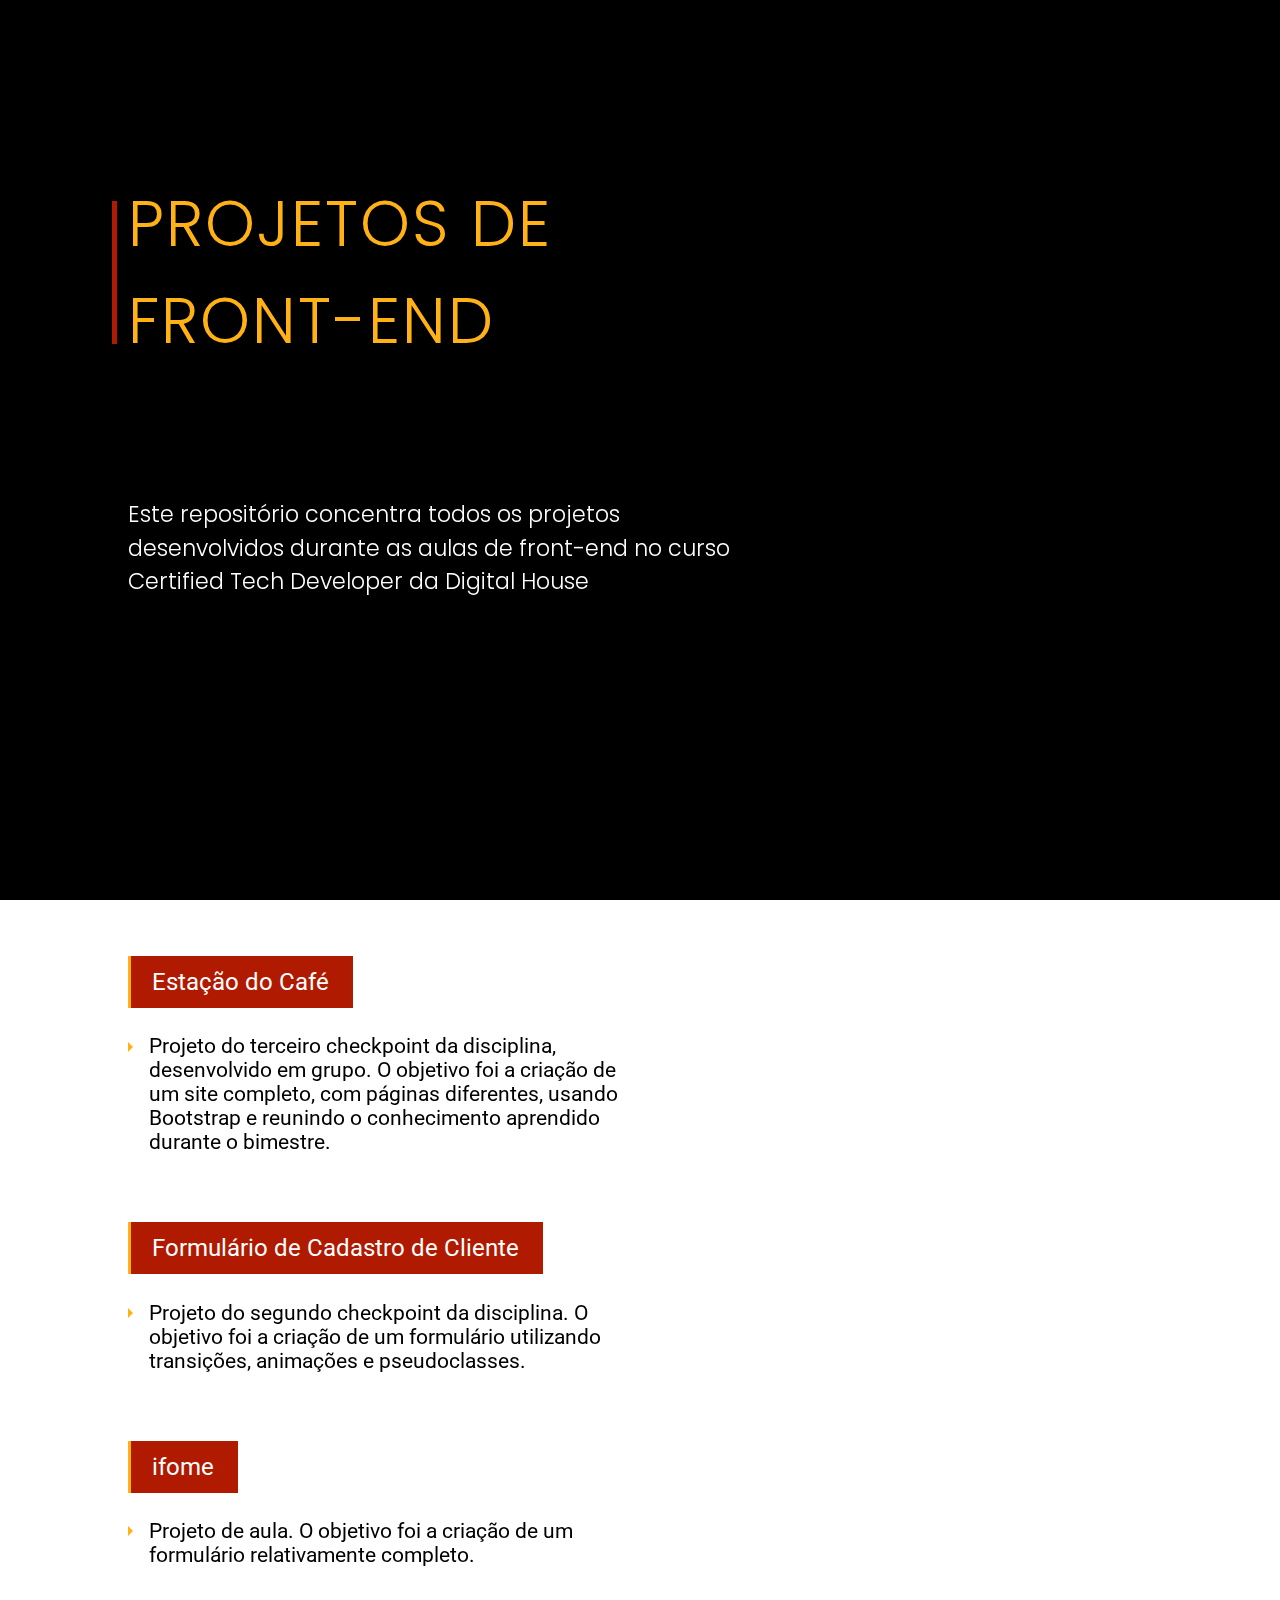
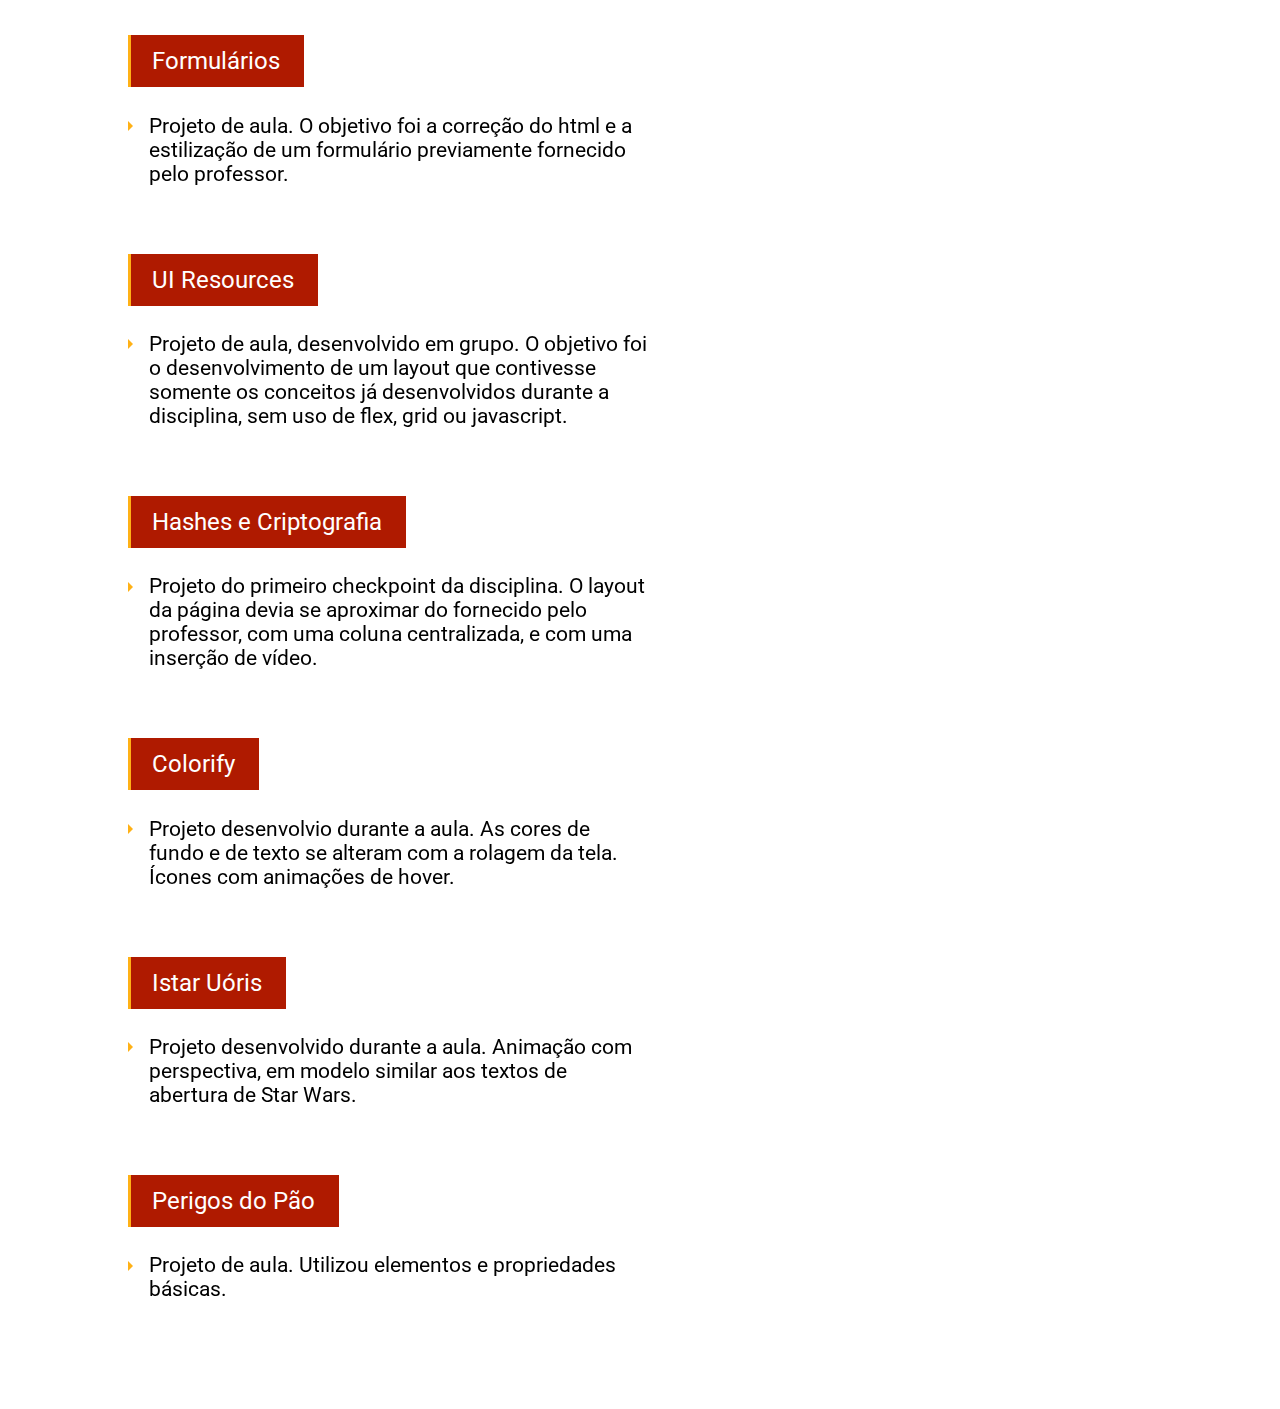
<file: index.html>
<!DOCTYPE html>
<html lang="pt-br">
  <head>
    <meta charset="UTF-8" />
    <meta http-equiv="X-UA-Compatible" content="IE=edge" />
    <meta name="viewport" content="width=device-width, initial-scale=1.0" />
    <title>Projetos de Front-End</title>
    <link rel="stylesheet" href="style.css" />
    <link rel="shortcut icon" href="favicon.png" type="image/x-icon" />
  </head>
  <body>
    <header>
      <h1>
        <span> Projetos de Front-End </span>
      </h1>
      <p>
        Este repositório concentra todos os projetos desenvolvidos durante as
        aulas de front-end no curso Certified Tech Developer da Digital House
      </p>
    </header>

    <main>
      <ul>
        <li>
          <a class="link" href="./perigos-do-pao/" target="_blank"
            >Perigos do Pão</a
          >
          <p class="list-description">
            Projeto de aula. Utilizou elementos e propriedades básicas.
          </p>
        </li>

        <li>
          <a class="link" href="./istar-uoris/" target="_blank">Istar Uóris</a>
          <p class="list-description">
            Projeto desenvolvido durante a aula. Animação com perspectiva, em
            modelo similar aos textos de abertura de Star Wars.
          </p>
        </li>

        <li>
          <a class="link" href="./colorify/" target="_blank">Colorify</a>
          <p class="list-description">
            Projeto desenvolvio durante a aula. As cores de fundo e de texto se
            alteram com a rolagem da tela. Ícones com animações de hover.
          </p>
        </li>

        <li>
          <a class="link" href="./hashes/" target="_blank"
            >Hashes e Criptografia</a
          >
          <p class="list-description">
            Projeto do primeiro checkpoint da disciplina. O layout da página
            devia se aproximar do fornecido pelo professor, com uma coluna
            centralizada, e com uma inserção de vídeo.
          </p>
        </li>

        <li>
          <a class="link" href="./ui-resources/" target="_blank"
            >UI Resources</a
          >
          <p class="list-description">
            Projeto de aula, desenvolvido em grupo. O objetivo foi o
            desenvolvimento de um layout que contivesse somente os conceitos já
            desenvolvidos durante a disciplina, sem uso de flex, grid ou
            javascript.
          </p>
        </li>

        <li>
          <a class="link" href="./forms/" target="_blank">Formulários</a>
          <p class="list-description">
            Projeto de aula. O objetivo foi a correção do html e a estilização
            de um formulário previamente fornecido pelo professor.
          </p>
        </li>

        <li>
          <a class="link" href="./ifome/" target="_blank">ifome</a>
          <p class="list-description">
            Projeto de aula. O objetivo foi a criação de um formulário
            relativamente completo.
          </p>
        </li>

        <li>
          <a class="link" href="./cadastro/" target="_blank"
            >Formulário de Cadastro de Cliente</a
          >
          <p class="list-description">
            Projeto do segundo checkpoint da disciplina. O objetivo foi a
            criação de um formulário utilizando transições, animações e
            pseudoclasses.
          </p>
        </li>

        <li>
          <a class="link" href="./estacao-do-cafe/" target="_blank"
            >Estação do Café</a
          >
          <p class="list-description">
            Projeto do terceiro checkpoint da disciplina, desenvolvido em grupo.
            O objetivo foi a criação de um site completo, com páginas
            diferentes, usando Bootstrap e reunindo o conhecimento aprendido
            durante o bimestre.
          </p>
        </li>
      </ul>
    </main>
  </body>
</html>
</file>
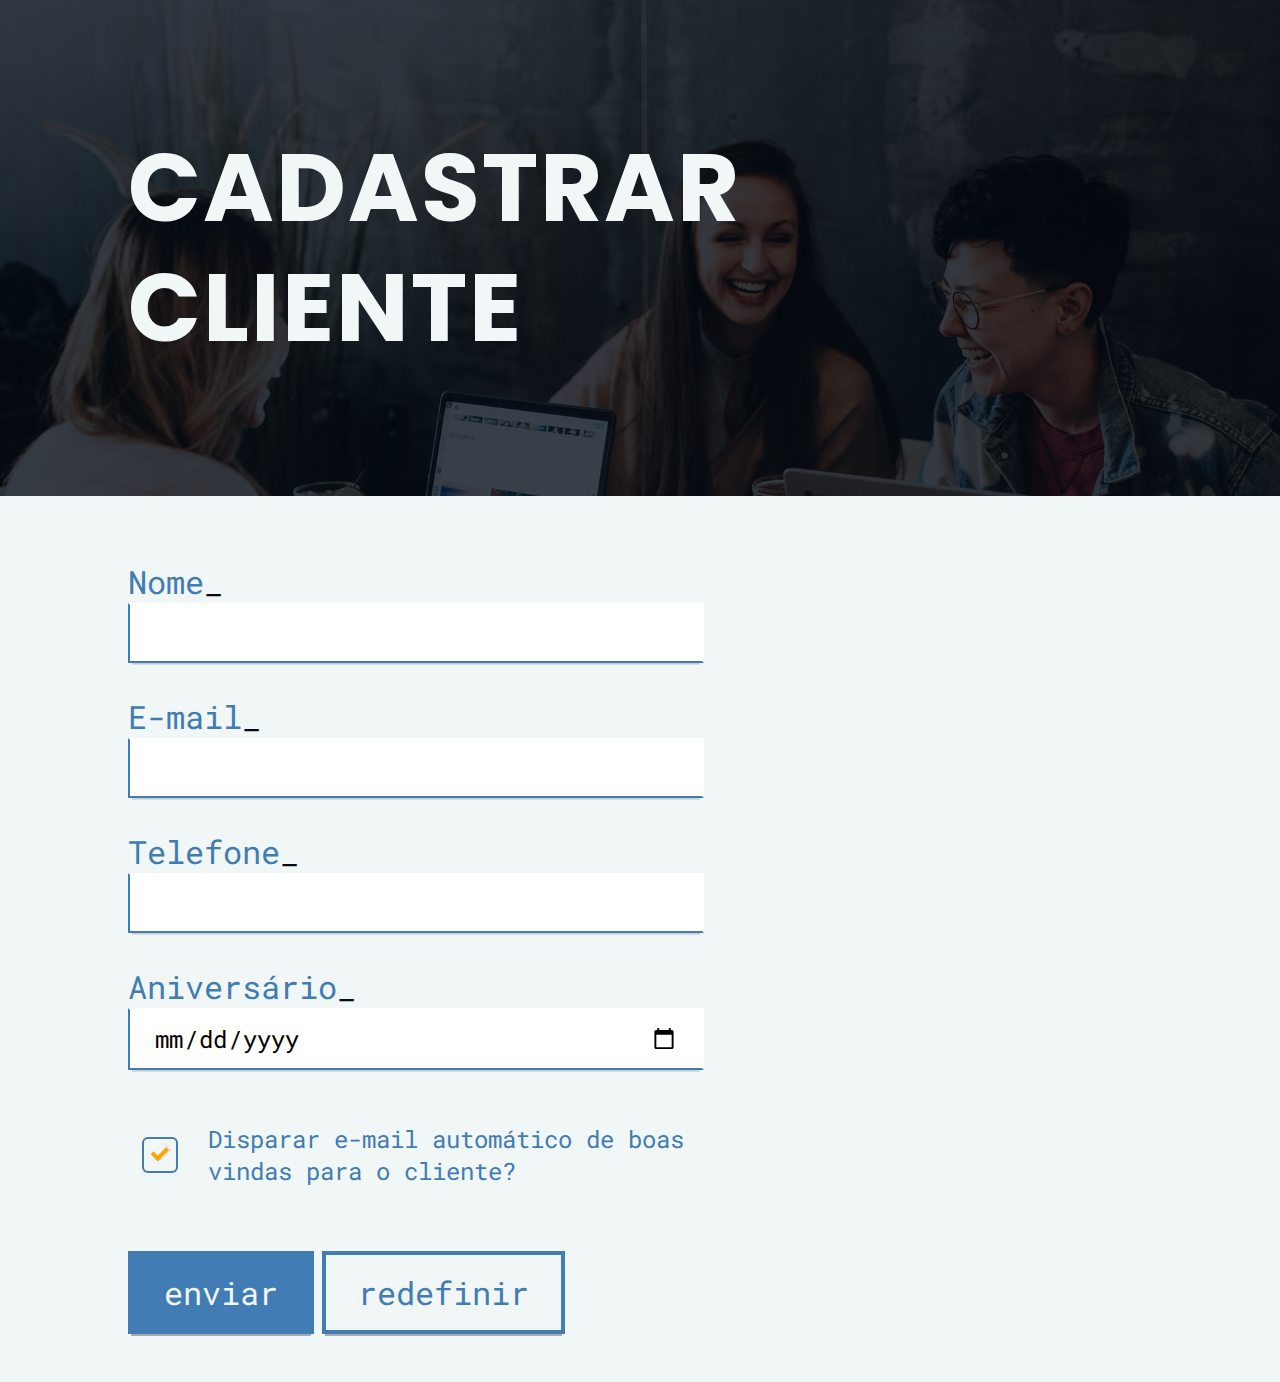
<file: cadastro/index.html>
<!DOCTYPE html>
<html lang="pt-br">
<head>
  <meta charset="UTF-8">
  <meta http-equiv="X-UA-Compatible" content="IE=edge">
  <meta name="viewport" content="width=device-width, initial-scale=1.0">
  <link rel="stylesheet" href="./css/style.css">
  <link rel="shortcut icon" href="./img/favicon.png" type="image/x-icon">
  <title>Cadastrar Cliente</title>
</head>
<body>
  <header>
    <h1>Cadastrar Cliente</h1>
  </header>
  <main>
    <form action="">
      <fieldset>
        <div class="input-group">
          <label for="name">Nome</label>
          <input type="text" id="name" name="name" class="input-field" required />
        </div>
  
        <div class="input-group">
          <label for="email">E-mail</label>
          <input type="email" id="email" name="email" class="input-field" required />
        </div>
  
        <div class="input-group">
          <label for="phone">Telefone</label>
          <input type="text" id="phone" name="phone" class="input-field masked" placeholder="(XX) X XXXX XXXX" />
        </div>
  
        <div class="input-group">
          <label for="birthday">Aniversário</label>
          <input type="date" id="birthday" class="input-field" name="birthday" />
        </div>

        <div class="checkbox-group">
          <input type="checkbox" name="disparar" id="disparar" checked />
          <label for="disparar">Disparar e-mail automático de boas vindas para o cliente?</label>
        </div>
      </fieldset>

      <div class="buttons">
        <button type="submit">enviar</button>
        <button type="reset">redefinir</button>
      </div>
    </form>
  </main>

  <div id="modal" class="out">
    <div class="modal-success">
      <button class="modal-close swirl">&times;</button>
      <h2>
        Cliente cadastrado com sucesso! 🎉
      </h2>
    </div>
  </div>

  <script src="./js/masking-input.js" data-autoinit="true"></script>
  <script>
    const closeModal = () => {
      modalClasses.add("transition")
      modalClasses.remove("in")
      const transitionOut = setTimeout(() => {
        modalClasses.remove("transition")
        modalClasses.add("out")
      }, 150)

      document.querySelector("form").reset()
    }

    const modalClasses = document.querySelector("#modal").classList
    document.querySelector("form").addEventListener("submit", e => {
      e.preventDefault()
      modalClasses.remove("out")
      modalClasses.add("in")
    });

    document.querySelector("#modal .modal-close").addEventListener("click", closeModal)
  </script>
</body>
</html>
</file>
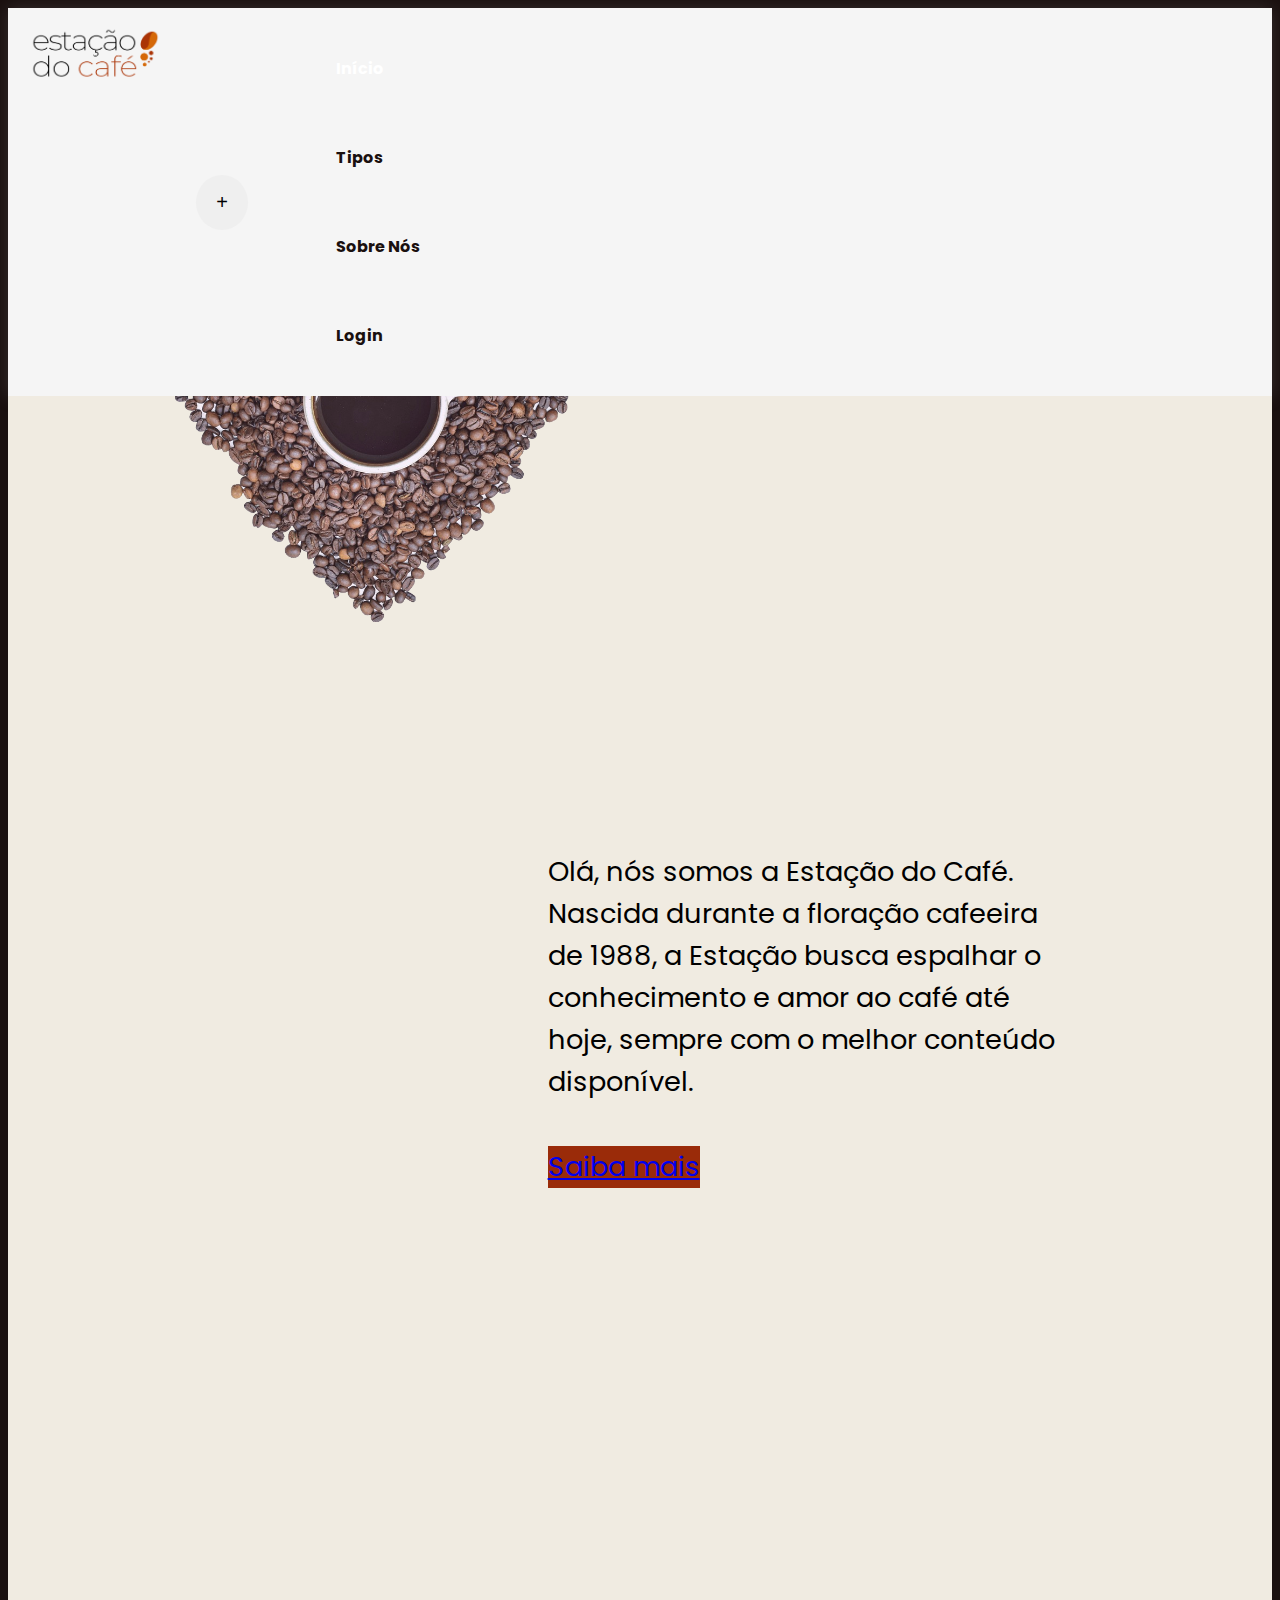
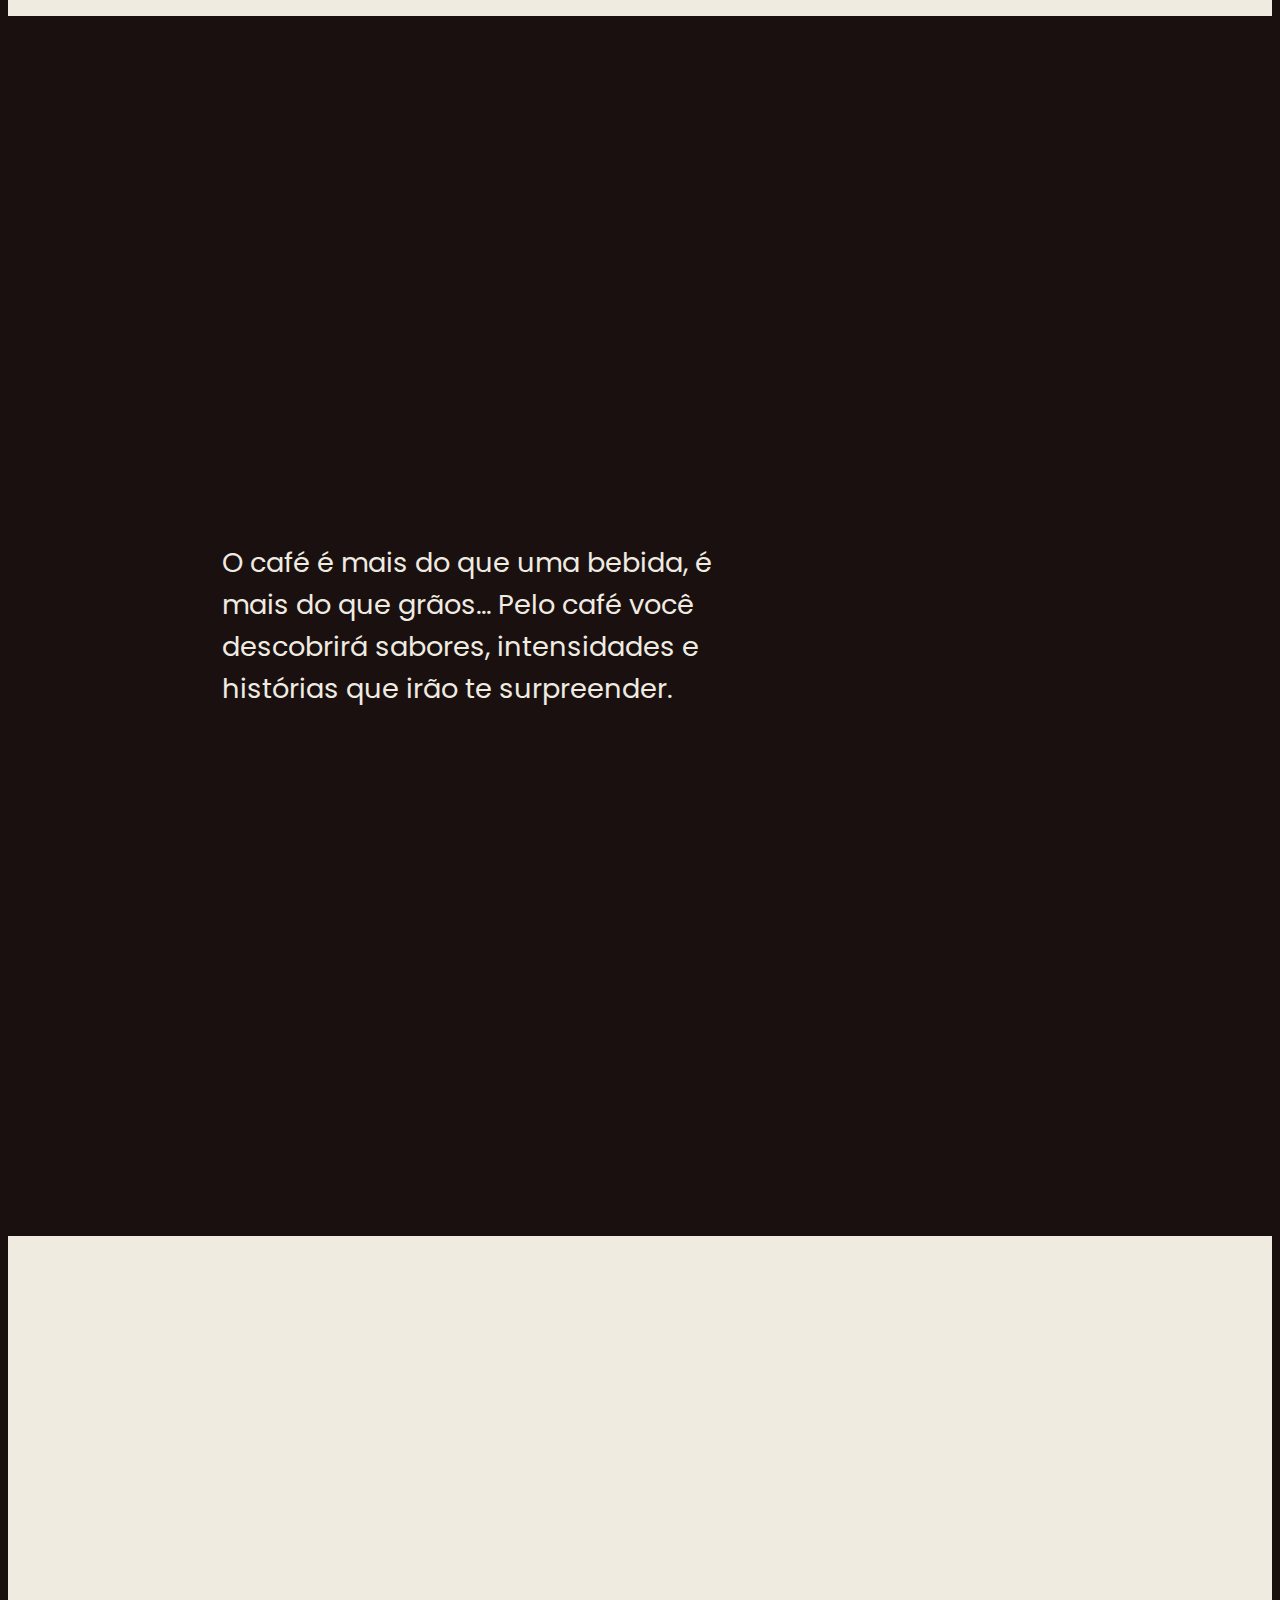
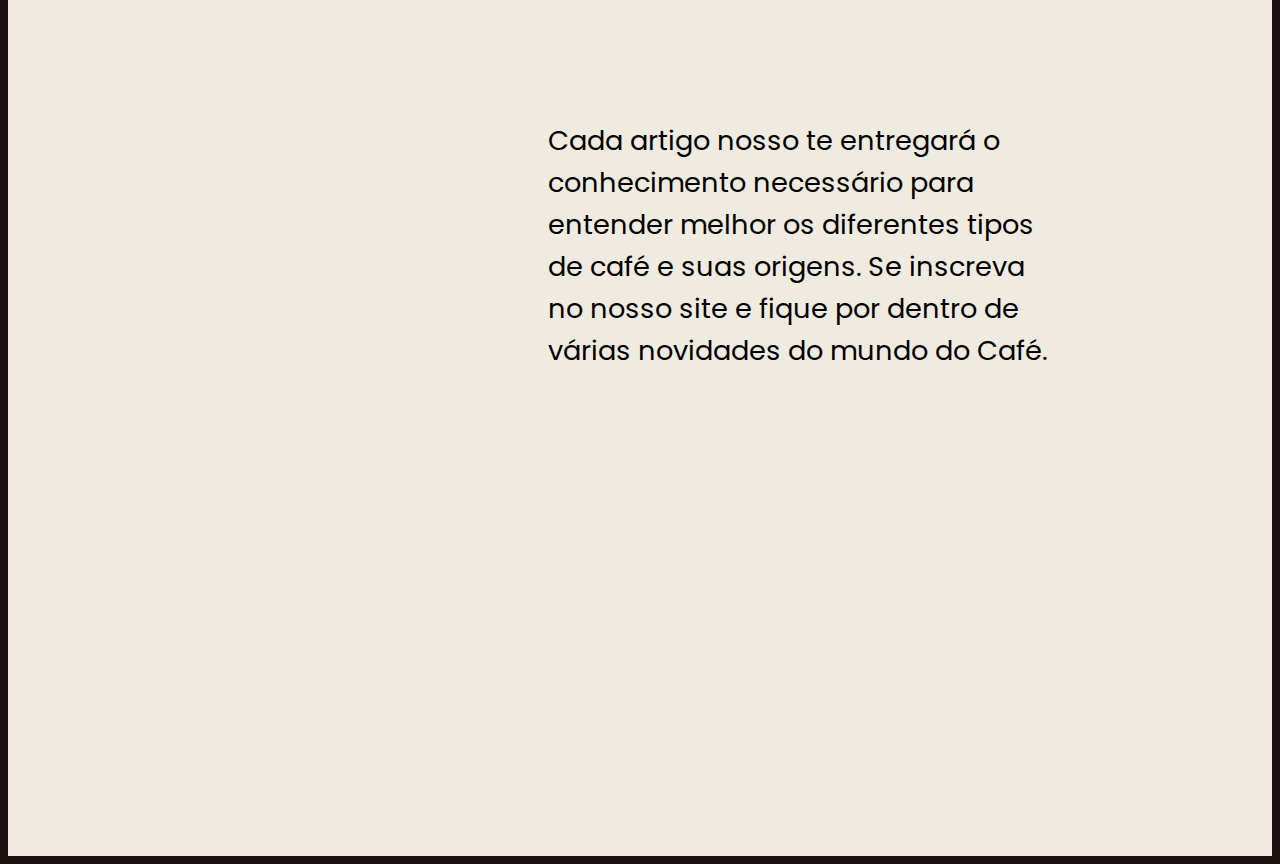
<file: estacao-do-cafe/index.html>
<!doctype html>
<html lang="pt-br">

<head>
    <!-- Required meta tags -->
    <meta charset="utf-8">
    <meta name="viewport" content="width=device-width, initial-scale=1">

    <!-- Bootstrap CSS -->
    <link href="https://cdn.jsdelivr.net/npm/bootstrap@5.0.2/dist/css/bootstrap.min.css" rel="stylesheet"
        integrity="sha384-EVSTQN3/azprG1Anm3QDgpJLIm9Nao0Yz1ztcQTwFspd3yD65VohhpuuCOmLASjC" crossorigin="anonymous"> 
    <!-- Navbar css -->
    <link rel="stylesheet" href="./css/navbar.css">
    <!-- Página tipos css -->
    <link rel="stylesheet" href="./css/index.css">
    <!-- FavIcon -->
    <link rel="shortcut icon" href="assets/favicon.png">
    <!-- FONTE -->

    <link rel="preconnect" href="https://fonts.googleapis.com">
    <link rel="preconnect" href="https://fonts.gstatic.com" crossorigin>
    <link href="https://fonts.googleapis.com/css2?family=Poppins:wght@400;700&display=swap" rel="stylesheet">
    
    <title>Início | Estação do Café</title>
</head>
<body>
    <header>
        <nav class="navbar navbar-expand-md bg-lignt fixed-top navbar-align justify-content-between">
            <div class="navbar-brand">
                <img src="./assets/navbar-logo.png" alt="Logo" />
            </div>


            <button class="navbar-toggler btn collapsed" type="button" data-bs-toggle="collapse" data-bs-target="#collapsingNavbar2"
                aria-controls="collapsingNavbar2" aria-expanded="false" aria-label="alternar navegação">
            </button>


            <div class="collapse navbar-collapse flex-grow-0" id="collapsingNavbar2">
                <ul class="navbar-nav text-right">
                    <li class="nav-item active">
                        <div class="nav-link disabled">Início</div>
                    </li>
                    <li class="nav-item active">
                        <a class="nav-link" href="./section/tipos">Tipos</a>
                    </li>
                    <li class="nav-item active">
                        <a class="nav-link" href="./section/sobre">Sobre Nós</a>
                    </li>
                    <li class="nav-item active">
                        <a class="nav-link" href="./section/login">Login</a>
                    </li>
                </ul>
            </div>
        </nav>
    </header>

    <section class="section-one">
        <div>
            <p>Olá, nós somos a Estação do Café. Nascida durante a floração cafeeira de 1988, a Estação busca espalhar o conhecimento e amor ao café até hoje, sempre com o melhor conteúdo disponível.</p>
            <a class="btn btn-lg btn-primary" href="./section/tipos">Saiba mais</a>
        </div>
    </section>

    <section class="section-two">
        <p>
            O café é mais do que uma bebida, é mais do que grãos... Pelo café você descobrirá sabores, intensidades e histórias que irão te surpreender.
        </p>
    </section>

    <section class="section-three">
        <p>Cada artigo nosso te entregará o conhecimento necessário para entender melhor os diferentes tipos de café e suas origens.
            Se inscreva no nosso site e fique por dentro de várias novidades do mundo do Café.</p>
    </section>

    <script src="https://cdn.jsdelivr.net/npm/bootstrap@5.0.2/dist/js/bootstrap.bundle.min.js" integrity="sha384-MrcW6ZMFYlzcLA8Nl+NtUVF0sA7MsXsP1UyJoMp4YLEuNSfAP+JcXn/tWtIaxVXM" crossorigin="anonymous"></script>
</body>
</file>
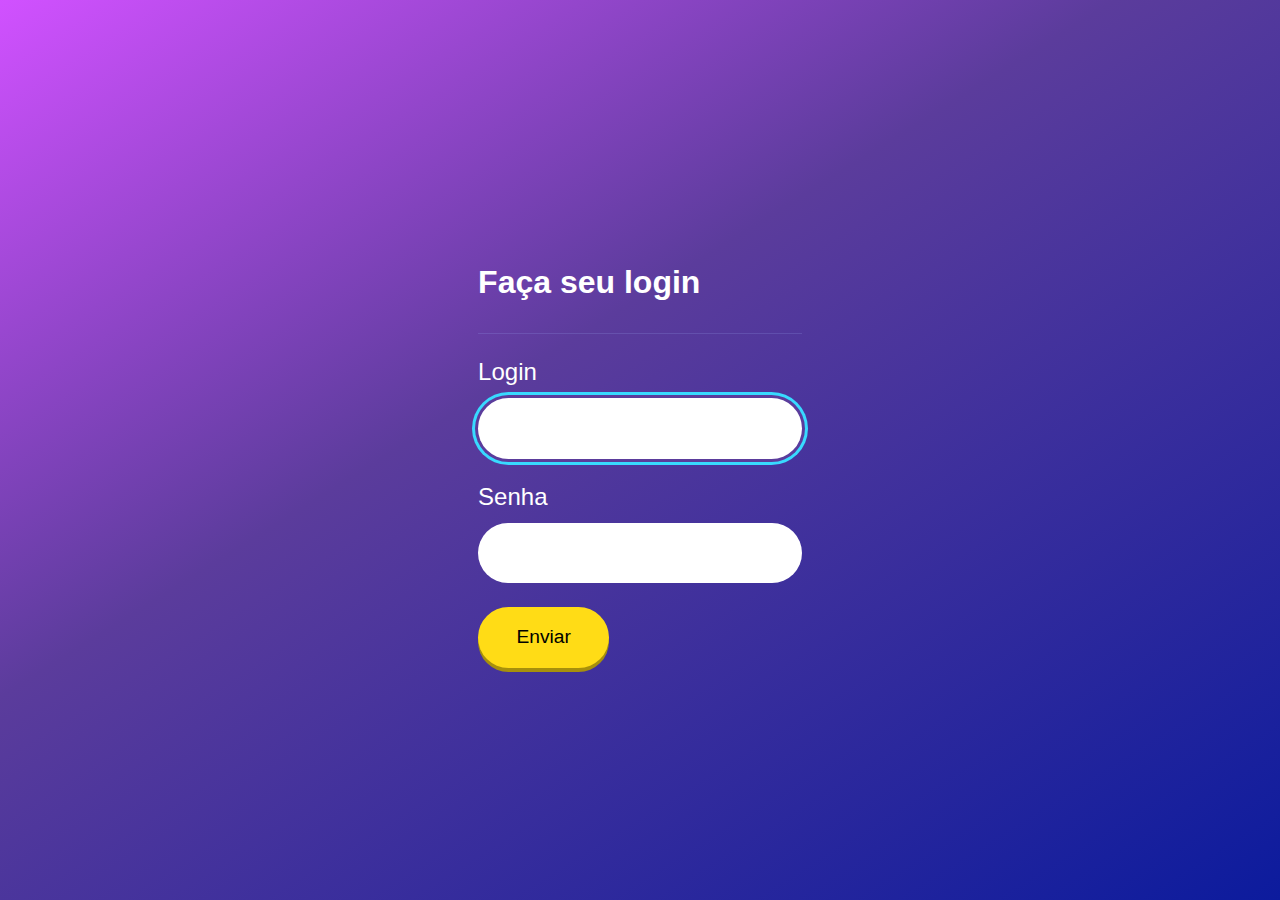
<file: forms/index.html>
<!-- Versão 5 do HTML -->
<!DOCTYPE html>
<!-- Tag principal / Idioma da página -->
<html lang="pt-br">
<head>
    <meta charset="UTF-8">
    <title>Criando um formulário simples</title>
    <!-- Link do o arquivo CSS (Na pasta STYLE) -->
    <link rel="stylesheet" href="./style/styles.css">
    <link rel="shortcut icon" href="https://image.flaticon.com/icons/png/512/2913/2913133.png">
</head>
<body>
    <!-- Tag de início do formulário -->
    <form>
        <h1>Faça seu login</h1>
        <!-- Campo de login -->
        <div class="form-group">
            <label for="login">Login</label>
            <input type="text" id="login" name="login" autofocus>
        </div>

        <!-- Campo de senha -->
        <div class="form-group">
            <label for="password">Senha</label>
            <input type="password" id="password" name="password">
        </div>

        <!-- Botão de envio -->
        <input type="submit" value="Enviar" id="botao">
    </form>
</body>
</html>
</file>
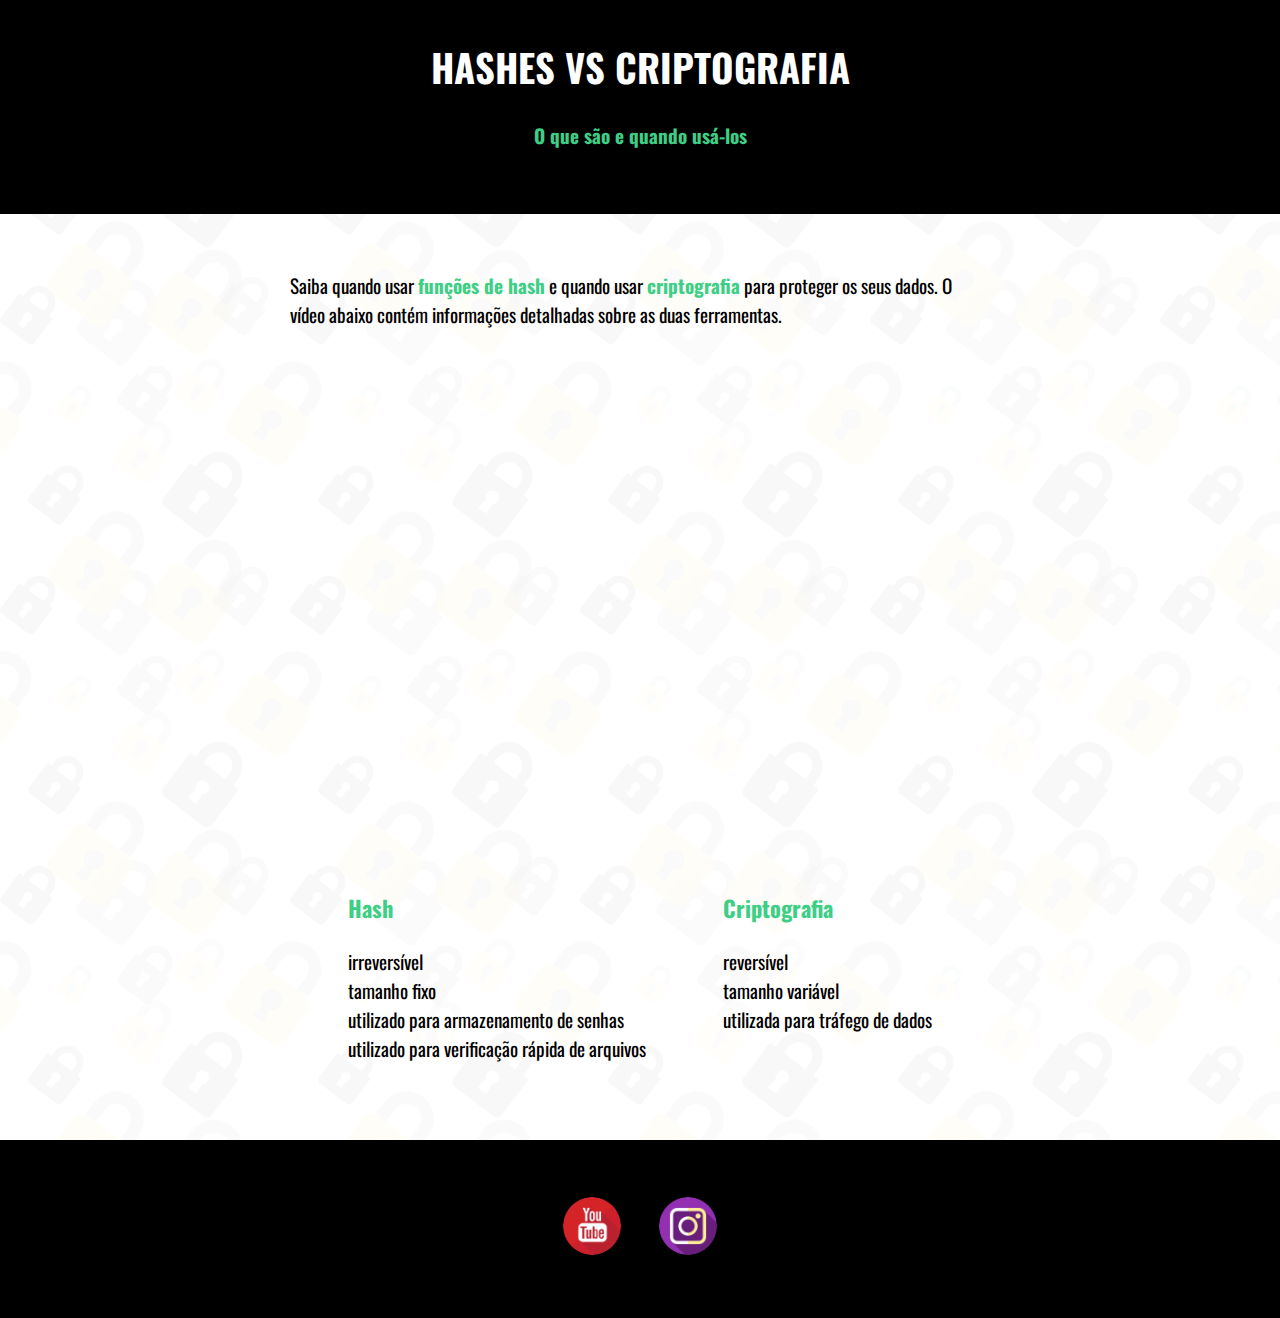
<file: hashes/index.html>
<!DOCTYPE html>
<html lang="pt-br">
<head>
  <meta charset="UTF-8">
  <meta http-equiv="X-UA-Compatible" content="IE=edge">
  <meta name="viewport" content="width=device-width, initial-scale=1.0">
  <title>Hashes e Criptografia</title>
  <link rel="stylesheet" href="./css/style.css">
  <link rel="shortcut icon" href="./img/keyhole.png">
</head>
<body>
  <header>
    <h1>Hashes vs Criptografia</h1>
    <h4>O que são e quando usá-los</h4>
  </header>
  
  <main>
    <p>
      Saiba quando usar <strong>funções de hash</strong> e quando usar <strong>criptografia</strong> para proteger os seus dados. O vídeo abaixo contém informações detalhadas sobre as duas ferramentas.
    </p>

    <div class="video-container">
      <iframe src="https://www.youtube.com/embed/zJTMLwZrNyw" frameborder="0"></iframe>
    </div>

    <div class="columns">
      <ul>
        <li><h3>Hash</h3></li>
        <li>irreversível</li>
        <li>tamanho fixo</li>
        <li>utilizado para armazenamento de senhas</li>
        <li>utilizado para verificação rápida de arquivos</li>
      </ul>

      <ul>
        <li><h3>Criptografia</h3></li>
        <li>reversível</li>
        <li>tamanho variável</li>
        <li>utilizada para tráfego de dados</li>
      </ul>
    </div>
  </main>

  <footer>
    <a href="https://www.youtube.com/watch?v=b4b8ktEV4Bg" target="_blank"><img src="./img/ico-youtube.png" alt="ícone do youtube"></a>
    <a href="https://www.instagram.com/thecybersecurityhub/?hl=pt" target="_blank"><img src="./img/ico-instagram.png" alt="ícone do instagram"></a>
  </footer>
</body>
</html>
</file>
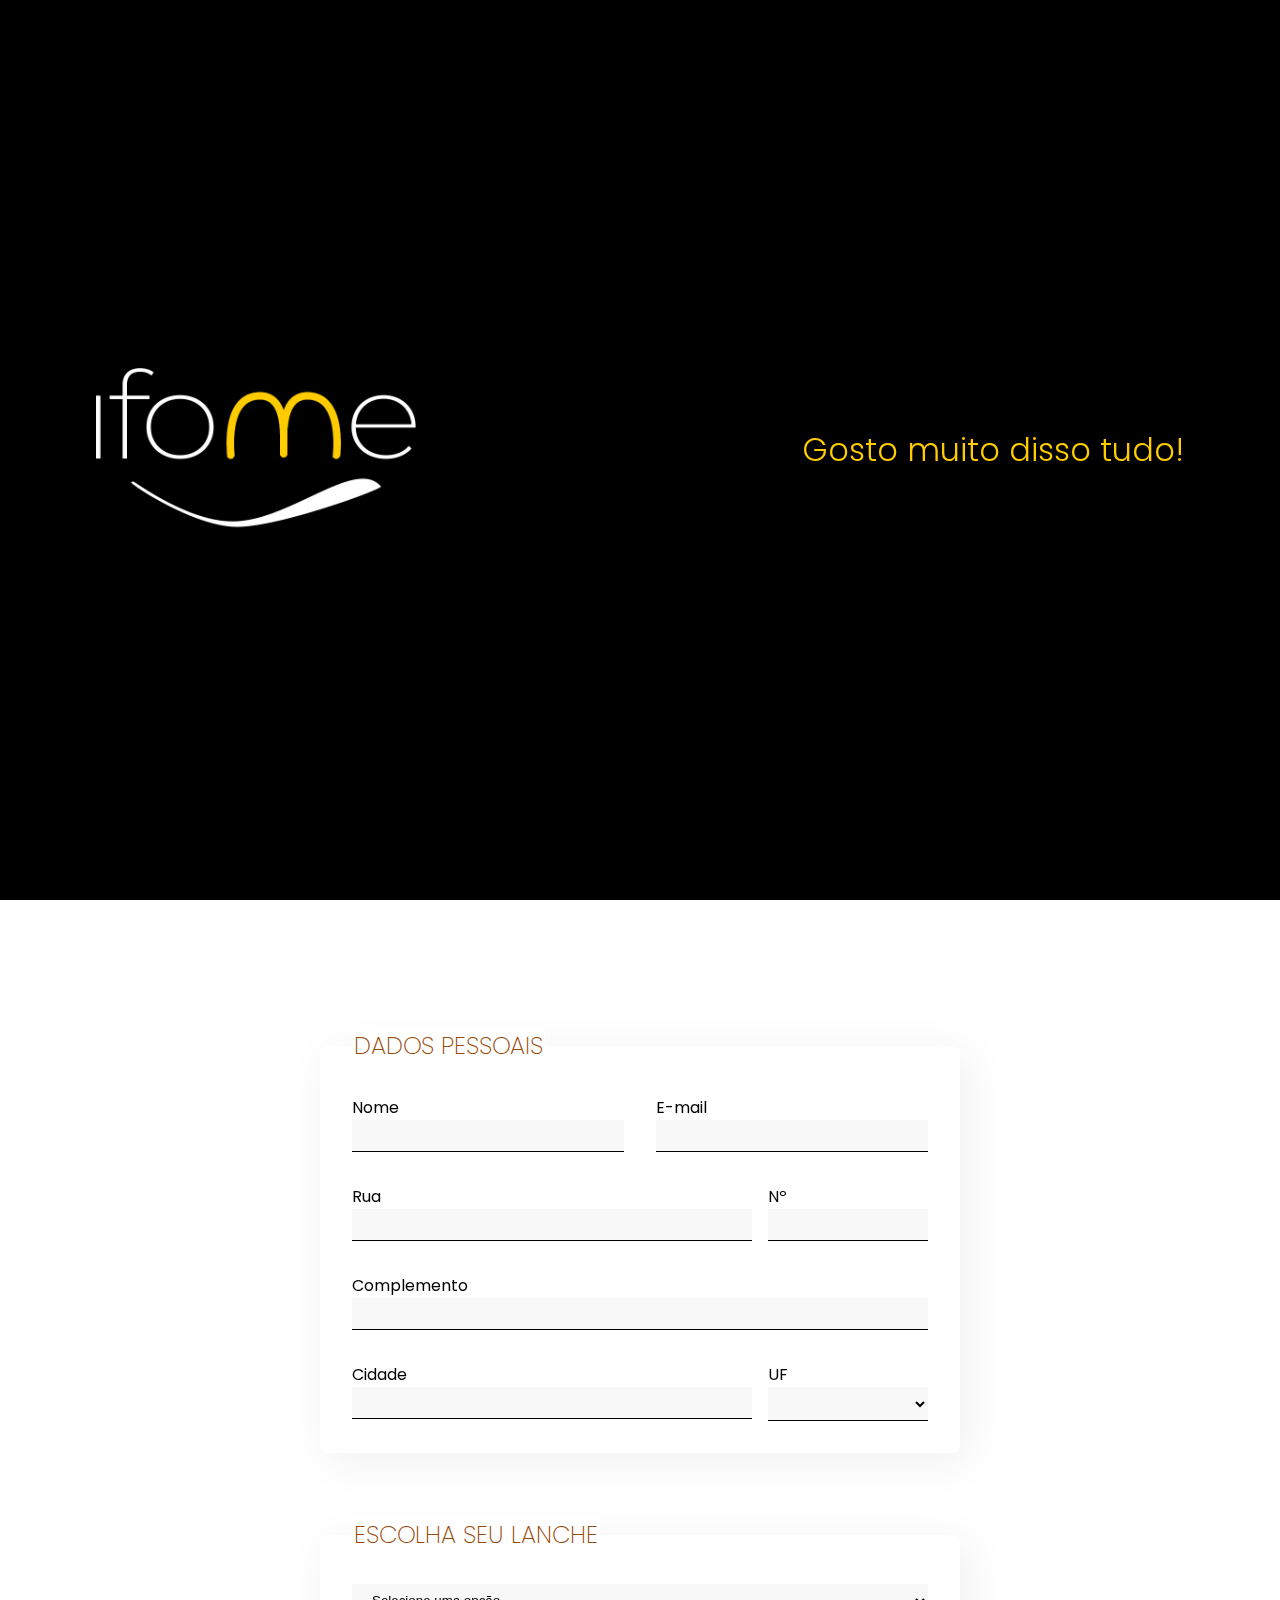
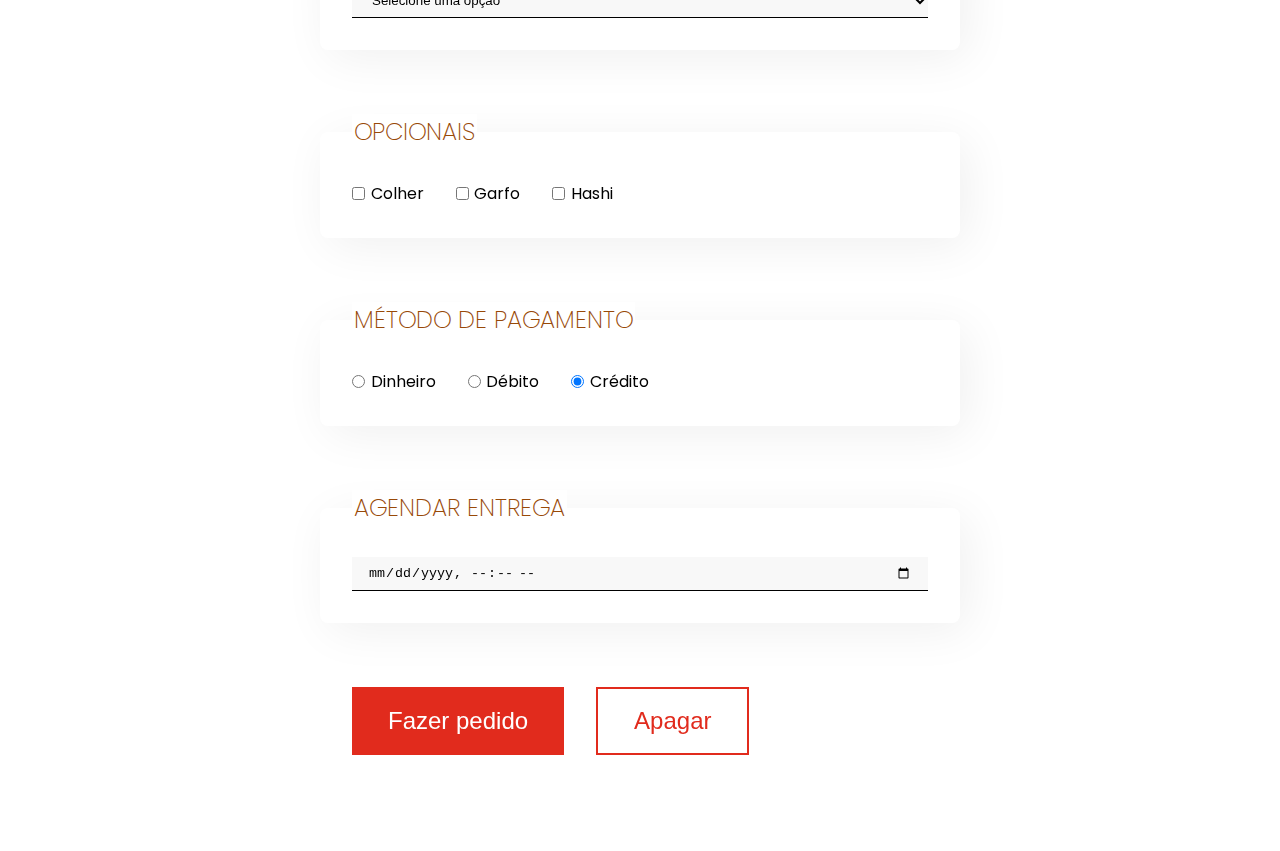
<file: ifome/index.html>
<!DOCTYPE html>
<html lang="pt-br">
  <head>
    <meta charset="UTF-8" />
    <meta http-equiv="X-UA-Compatible" content="IE=edge" />
    <meta name="viewport" content="width=device-width, initial-scale=1.0" />
    <title>ifome</title>
    <link rel="shortcut icon" href="./img/favicon.png" type="image/x-icon" />
    <link rel="stylesheet" href="./css/style.css" />
  </head>

  <body>
    <header>
      <img src="./img/logo-white.png" alt="logo ifome" />
      <h2>Gosto muito disso tudo!</h2>
    </header>

    <main>
      <form action="" method="POST">
        <fieldset>
          <legend>Dados pessoais</legend>
          <div class="form">
            <div class="form-group">
              <label for="nome">Nome</label>
              <input type="text" name="nome" id="nome" required />
            </div>

            <div class="form-group">
              <label for="email">E-mail</label>
              <input type="email" name="email" id="email" required />
            </div>

            <div class="form-group address">
              <div>
                <label for="rua">Rua</label>
                <input type="text" name="rua" id="rua" required />
              </div>

              <div>
                <label for="numero">Nº</label>
                <input type="number" name="numero" id="numero" required />
              </div>
            </div>

            <div class="form-group full">
              <label for="complemento">Complemento</label>
              <input type="text" name="complemento" id="complemento" />
            </div>

            <div class="form-group address">
              <div>
                <label for="cidade">Cidade</label>
                <input type="text" name="cidade" id="cidade" required />
              </div>

              <div>
                <label for="uf">UF</label>
                <select required>
                  <option disabled selected value></option>
                  <option>AC</option>
                  <option>AL</option>
                  <option>AP</option>
                  <option>AM</option>
                  <option>BA</option>
                  <option>CE</option>
                  <option>DF</option>
                  <option>ES</option>
                  <option>GO</option>
                  <option>MA</option>
                  <option>MT</option>
                  <option>MS</option>
                  <option>MG</option>
                  <option>PA</option>
                  <option>PB</option>
                  <option>PR</option>
                  <option>PE</option>
                  <option>PI</option>
                  <option>RJ</option>
                  <option>RN</option>
                  <option>RS</option>
                  <option>RO</option>
                  <option>RR</option>
                  <option>SC</option>
                  <option>SP</option>
                  <option>SE</option>
                  <option>TO</option>
                </select>
              </div>
            </div>
          </div>
        </fieldset>

        <fieldset>
          <legend>Escolha seu lanche</legend>
          <div class="form-group">
            <select>
              <option disabled selected value>Selecione uma opção</option>
              <optgroup label="Salgado">
                <option>Pastel de cogumelos</option>
                <option>Lasanha bolonhesa de cenoura e nozes</option>
                <option>Hambúrguer</option>
              </optgroup>

              <optgroup label="Doce">
                <option>Brigadeiro</option>
                <option>Torta de chocolate meio amargo</option>
              </optgroup>
            </select>
          </div>
        </fieldset>

        <fieldset>
          <legend>Opcionais</legend>
          <div class="checks">
            <div class="check-group">
              <input type="checkbox" name="colher" id="colher" />
              <label for="colher">Colher</label>
            </div>

            <div class="check-group">
              <input type="checkbox" name="garfo" id="garfo" />
              <label for="garfo">Garfo</label>
            </div>

            <div class="check-group">
              <input type="checkbox" name="hashi" id="hashi" />
              <label for="hashi">Hashi</label>
            </div>
          </div>
        </fieldset>

        <fieldset>
          <legend>Método de pagamento</legend>
          <div class="checks">
            <div class="check-group">
              <input
                type="radio"
                name="pagamento"
                id="dinheiro"
                value="dinheiro"
              />
              <label for="dinheiro">Dinheiro</label>
            </div>

            <div class="check-group">
              <input type="radio" name="pagamento" id="debito" value="debito" />
              <label for="debito">Débito</label>
            </div>

            <div class="check-group">
              <input
                type="radio"
                name="pagamento"
                id="credito"
                value="credito"
                checked
              />
              <label for="credito">Crédito</label>
            </div>
          </div>
        </fieldset>

        <fieldset>
          <legend>Agendar entrega</legend>
          <div class="form-group">
            <input type="datetime-local" name="data" id="data" required />
          </div>
        </fieldset>

        <div class="buttons">
          <button type="submit" class="submit">Fazer pedido</button>
          <button type="reset" class="reset">Apagar</button>
        </div>
      </form>
    </main>

    <div id="modal" class="out">
      <div class="modal-success">
        <button class="modal-close swirl">&times;</button>
        <h1>
          Seu pedido foi enviado com sucesso! 🎉
        </h1>
      </div>
    </div>

    <script>
      const closeModal = () => {
        modalClasses.add("transition")
        modalClasses.remove("in")
        const transitionOut = setTimeout(() => {
          modalClasses.remove("transition")
          modalClasses.add("out")
        }, 150)
      }

      const modalClasses = document.querySelector("#modal").classList
      document.querySelector("form").addEventListener("submit", e => {
        e.preventDefault()
        modalClasses.remove("out")
        modalClasses.add("in")
      });

      document.querySelector("#modal .modal-close").addEventListener("click", closeModal)
    </script>
  </body>
</html>
</file>
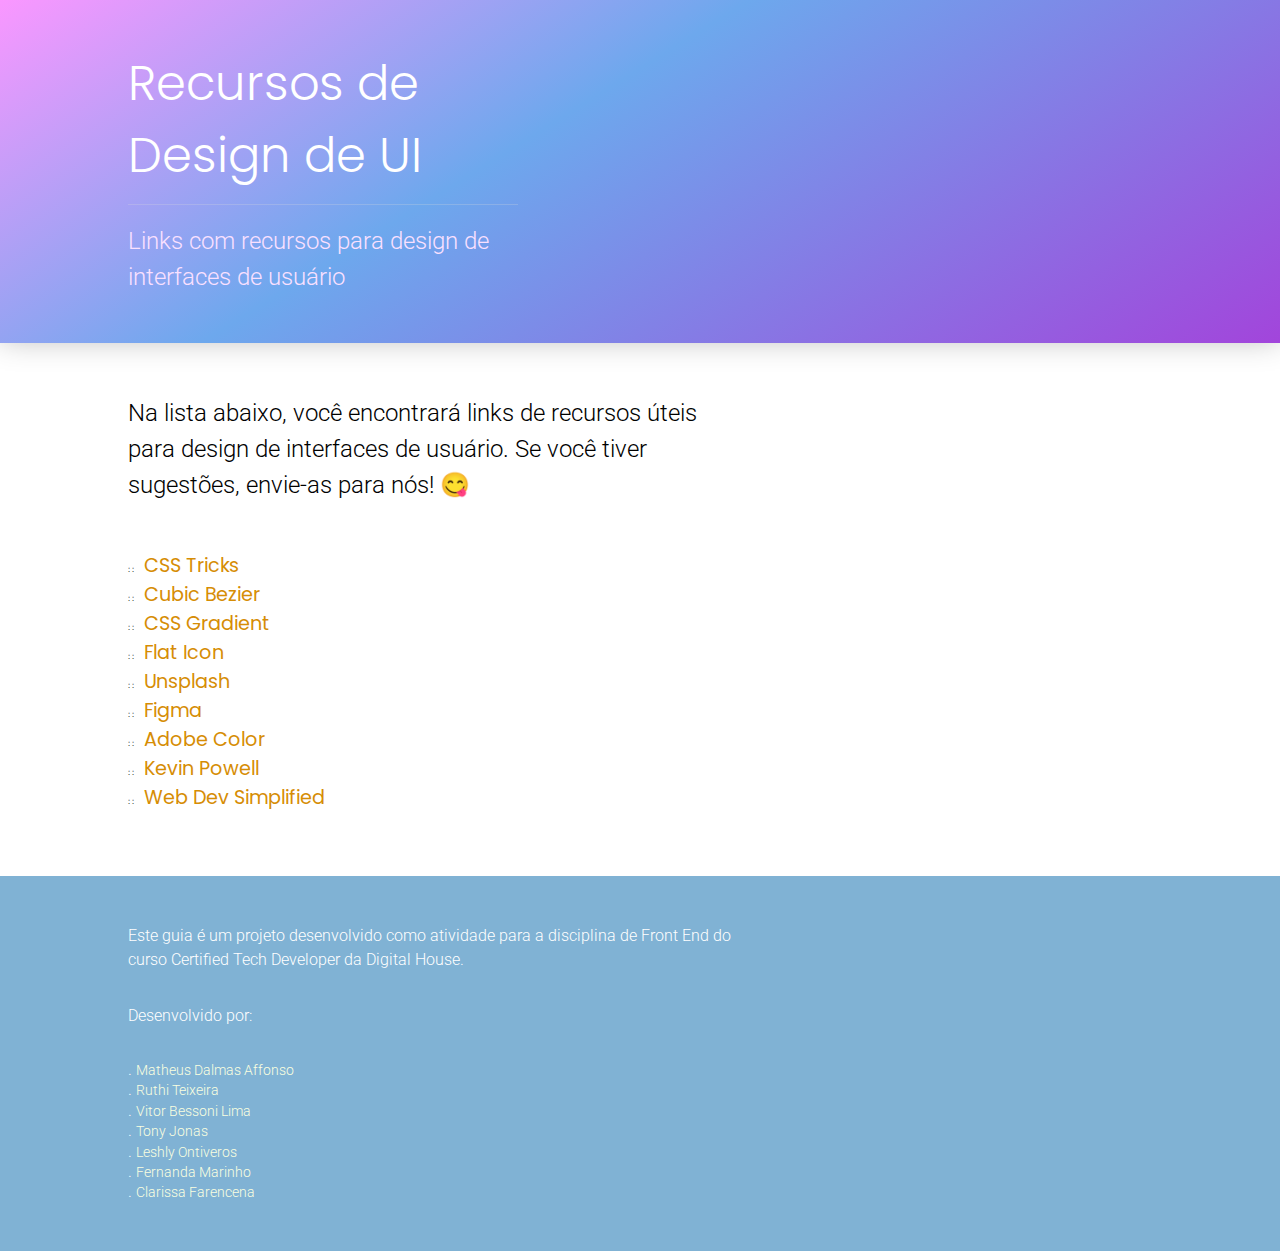
<file: ui-resources/index.html>
<!DOCTYPE html>
<html lang="pt-br">
<head>
  <meta charset="UTF-8">
  <meta name="viewport" content="width=device-width, initial-scale=1.0">
  <title>Design de UI</title>
  <link rel="stylesheet" href="./css/style.css">
  <link rel="shortcut icon" href="./img/favicon.png">
</head>
<body>
  <header>
    <h1>Recursos de Design de UI</h1>
    <p>
      Links com recursos para design de interfaces de usuário
    </p>
  </header>

  <main>
    <p>
      Na lista abaixo, você encontrará links de recursos úteis para design de interfaces de usuário. 
      Se você tiver sugestões, envie-as para nós! 😋
    </p>

    <ul>
      <li><a href="https://css-tricks.com/" target="_blank">CSS Tricks</a></li>
      <li><a href="https://cubic-bezier.com/" target="_blank">Cubic Bezier</a></li>
      <li><a href="https://cssgradient.io/" target="_blank">CSS Gradient</a></li>
      <li><a href="https://www.flaticon.com/" target="_blank">Flat Icon</a></li>
      <li><a href="https://unsplash.com/" target="_blank">Unsplash</a></li>
      <li><a href="https://www.figma.com/" target="_blank">Figma</a></li>
      <li><a href="https://color.adobe.com/" target="_blank">Adobe Color</a></li>
      <li><a href="https://www.kevinpowell.co/" target="_blank">Kevin Powell</a></li>
      <li><a href="https://blog.webdevsimplified.com/" target="_blank">Web Dev Simplified</a></li>
    </ul>
  </main>

  <footer>
    <p>
      Este guia é um projeto desenvolvido como atividade para a disciplina de Front End do curso Certified Tech
      Developer da Digital House.
    </p>
    <p>
      Desenvolvido por:
      <ul>
        <li><a href="https://github.com/mdaffonso" target="_blank">Matheus Dalmas Affonso</a></li>
        <li><a href="https://github.com/Ruthi-ctd" target="_blank">Ruthi Teixeira</a></li>
        <li><a href="https://github.com/VitorBessoni" target="_blank">Vitor Bessoni Lima</a></li>
        <li><a href="https://github.com/sstjonas">Tony Jonas</a></li>
        <li><a href="https://github.com/leshlyontiveros" target="_blank">Leshly Ontiveros</a></li>
        <li><a href="https://github.com/fernandamarinhotech" target="_blank">Fernanda Marinho</a></li>
        <li><a href="https://github.com/ClarissaFA" target="_blank">Clarissa Farencena</a></li>
      </ul>
    </p>
  </footer>
</body>
</html>
</file>
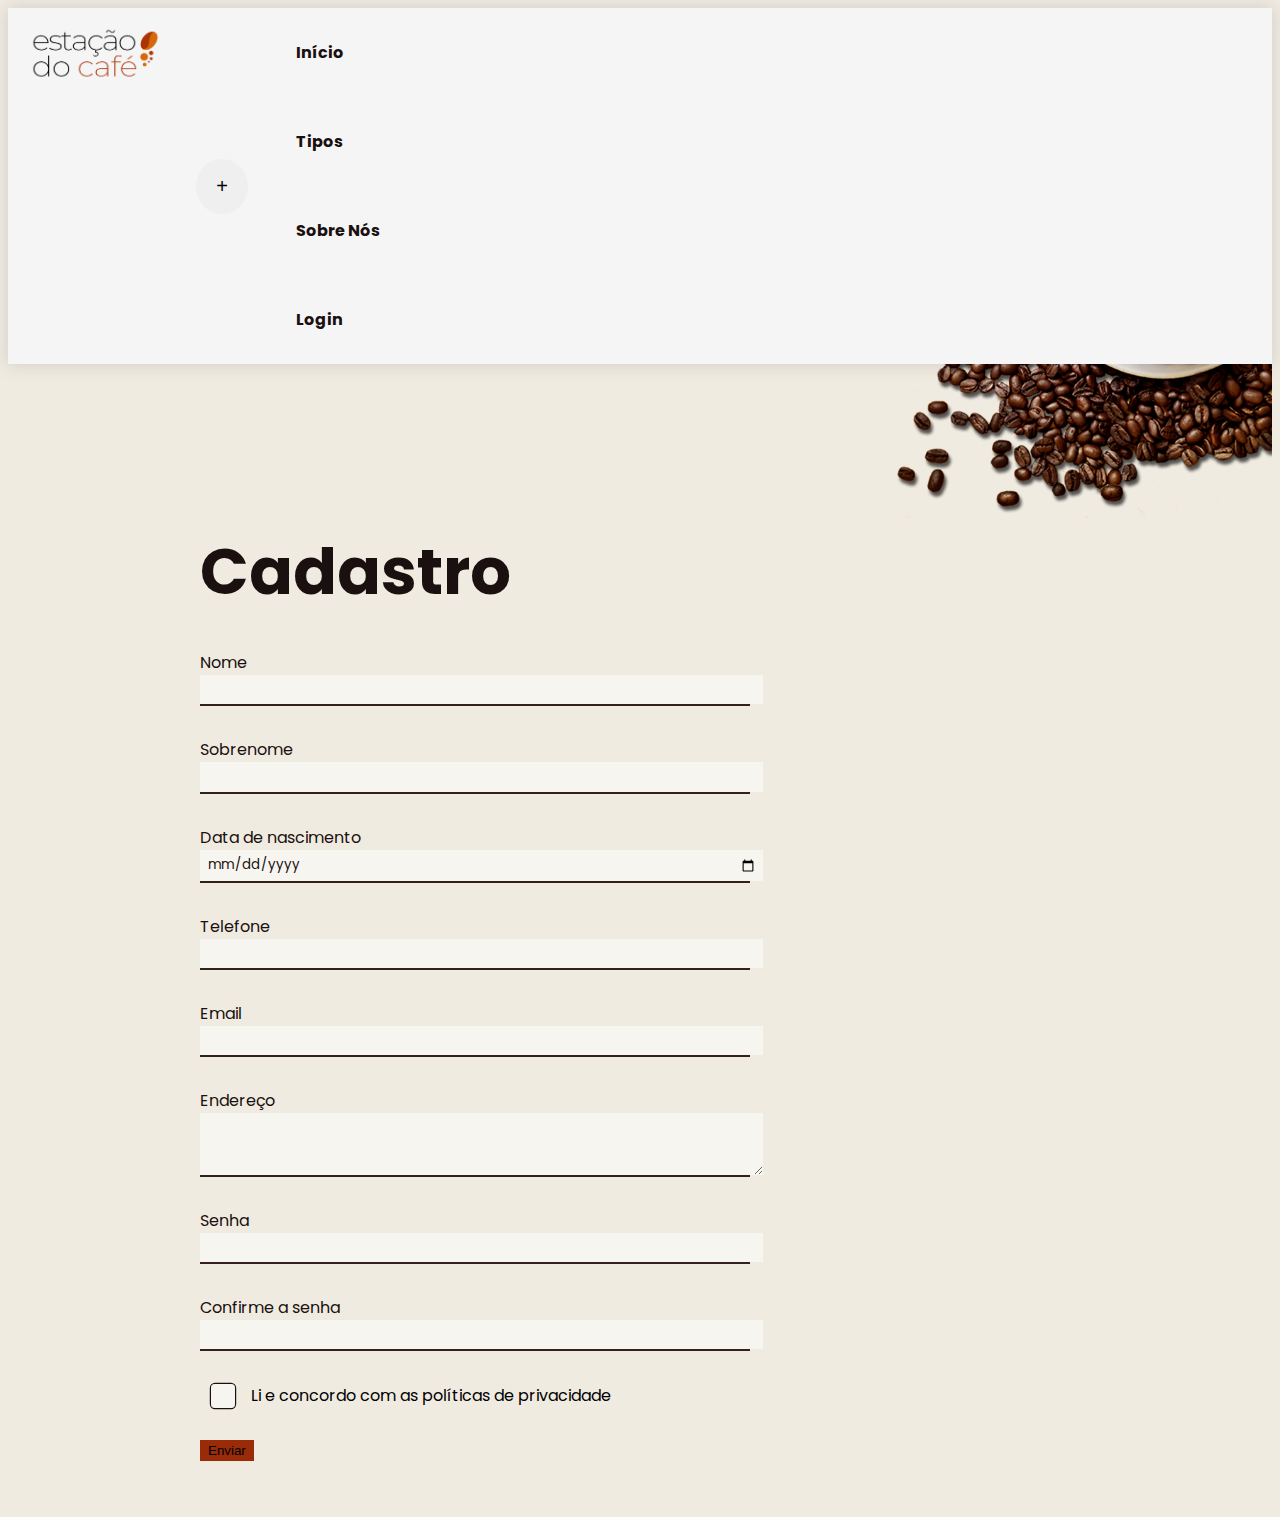
<file: estacao-do-cafe/section/cadastro/index.html>
<!doctype html>
<html lang="pt-br">

<head>
    <!-- Required meta tags -->
    <meta charset="utf-8">
    <meta name="viewport" content="width=device-width, initial-scale=1">

    <!-- Bootstrap CSS -->
    <link href="https://cdn.jsdelivr.net/npm/bootstrap@5.0.2/dist/css/bootstrap.min.css" rel="stylesheet"
        integrity="sha384-EVSTQN3/azprG1Anm3QDgpJLIm9Nao0Yz1ztcQTwFspd3yD65VohhpuuCOmLASjC" crossorigin="anonymous"> 
    <!-- Navbar css -->
    <link rel="stylesheet" href="../../css/navbar.css">
    <!-- Próprio css -->
    <link rel="stylesheet" href="../../css/cadastro.css">
    <!-- Logo -->
    <link rel="shortcut icon" href="../../assets/favicon.png">
    <!-- FONTE -->

    <link rel="preconnect" href="https://fonts.googleapis.com">
    <link rel="preconnect" href="https://fonts.gstatic.com" crossorigin>
    <link href="https://fonts.googleapis.com/css2?family=Poppins:wght@400;700&display=swap" rel="stylesheet">
    
    <title>Cadastro | Estação do Café</title>
</head>
<body>
    <header>
        <nav class="navbar navbar-expand-md bg-lignt fixed-top navbar-align justify-content-between">
            <div class="navbar-brand">
                <img src="../../assets/navbar-logo.png" alt="Logo">
            </div>


            <button class="navbar-toggler btn collapsed" type="button" data-bs-toggle="collapse" data-bs-target="#collapsingNavbar2"
                aria-controls="collapsingNavbar2" aria-expanded="false" aria-label="alternar navegação">
            </button>


            <div class="collapse navbar-collapse flex-grow-0" id="collapsingNavbar2">
                <ul class="navbar-nav text-right">
                    <li class="nav-item active">
                        <a class="nav-link" href="../../">Início</a>
                    </li>
                    <li class="nav-item active">
                        <a class="nav-link" href="../tipos">Tipos</a>
                    </li>
                    <li class="nav-item active">
                        <a class="nav-link" href="../sobre">Sobre Nós</a>
                    </li>
                    <li class="nav-item active">
                        <a class="nav-link" href="../login">Login</a>
                    </li>
                </ul>
            </div>
        </nav>
    </header>

    <main>
        <form class="signup-form">
            <h2>Cadastro</h2>
            <ul class="flex-outer">
                <li class="input-group">
                    <label for="textNome">Nome</label>
                    <input id="textNome" type="text" required>
                </li>

                <li class="input-group">
                    <label for="textSobrenome">Sobrenome</label>
                    <input id="textSobrenome" type="text" required>
                </li>

                <li class="input-group">
                    <label for="dataNascimento">Data de nascimento</label>
                    <input type="date" id="dataNascimento" required>
                </li>

                <li class="input-group">
                    <label for="phone">Telefone</label>
                    <input type="text" id="phone" name="phone" class="masked" placeholder="(XX) X XXXX XXXX" required/>
                </li>

                <li class="input-group">
                    <label for="inputEmail">Email</label>
                    <input id="inputEmail" type="email" required>
                </li>

                <li class="input-group">
                    <label for="endereco">Endereço</label>
                    <textarea rows="3" id="endereco" required></textarea>
                </li>

                <li class="input-group">
                    <label for="inputPassword">Senha</label>
                    <input type="password" id="inputPassword" required>
                </li>

                <li class="input-group">
                    <label for="inputConfirm">Confirme a senha</label>
                    <input type="password" id="inputConfirm" required>

                </li>

                <li class="policy">
                    <input type="checkbox" id="politicaPrivacidade" required>
                    <label for="politicaPrivacidade">Li e concordo com as políticas de privacidade</label>
                </li>

                <button type="submit" class="btn btn-primary">Enviar</button>
            </ul>
        </form>
    </main>

    <script src="https://cdn.jsdelivr.net/npm/bootstrap@5.0.2/dist/js/bootstrap.bundle.min.js" integrity="sha384-MrcW6ZMFYlzcLA8Nl+NtUVF0sA7MsXsP1UyJoMp4YLEuNSfAP+JcXn/tWtIaxVXM" crossorigin="anonymous"></script>
    <script src="../../js/masking-input.js" data-autoinit="true"></script>
    <script>
        document.querySelector("form").addEventListener("submit", e => {
            e.preventDefault();
            window.alert("Você se cadastrou! Parabéns!")
        })
    </script>
</body>
</file>
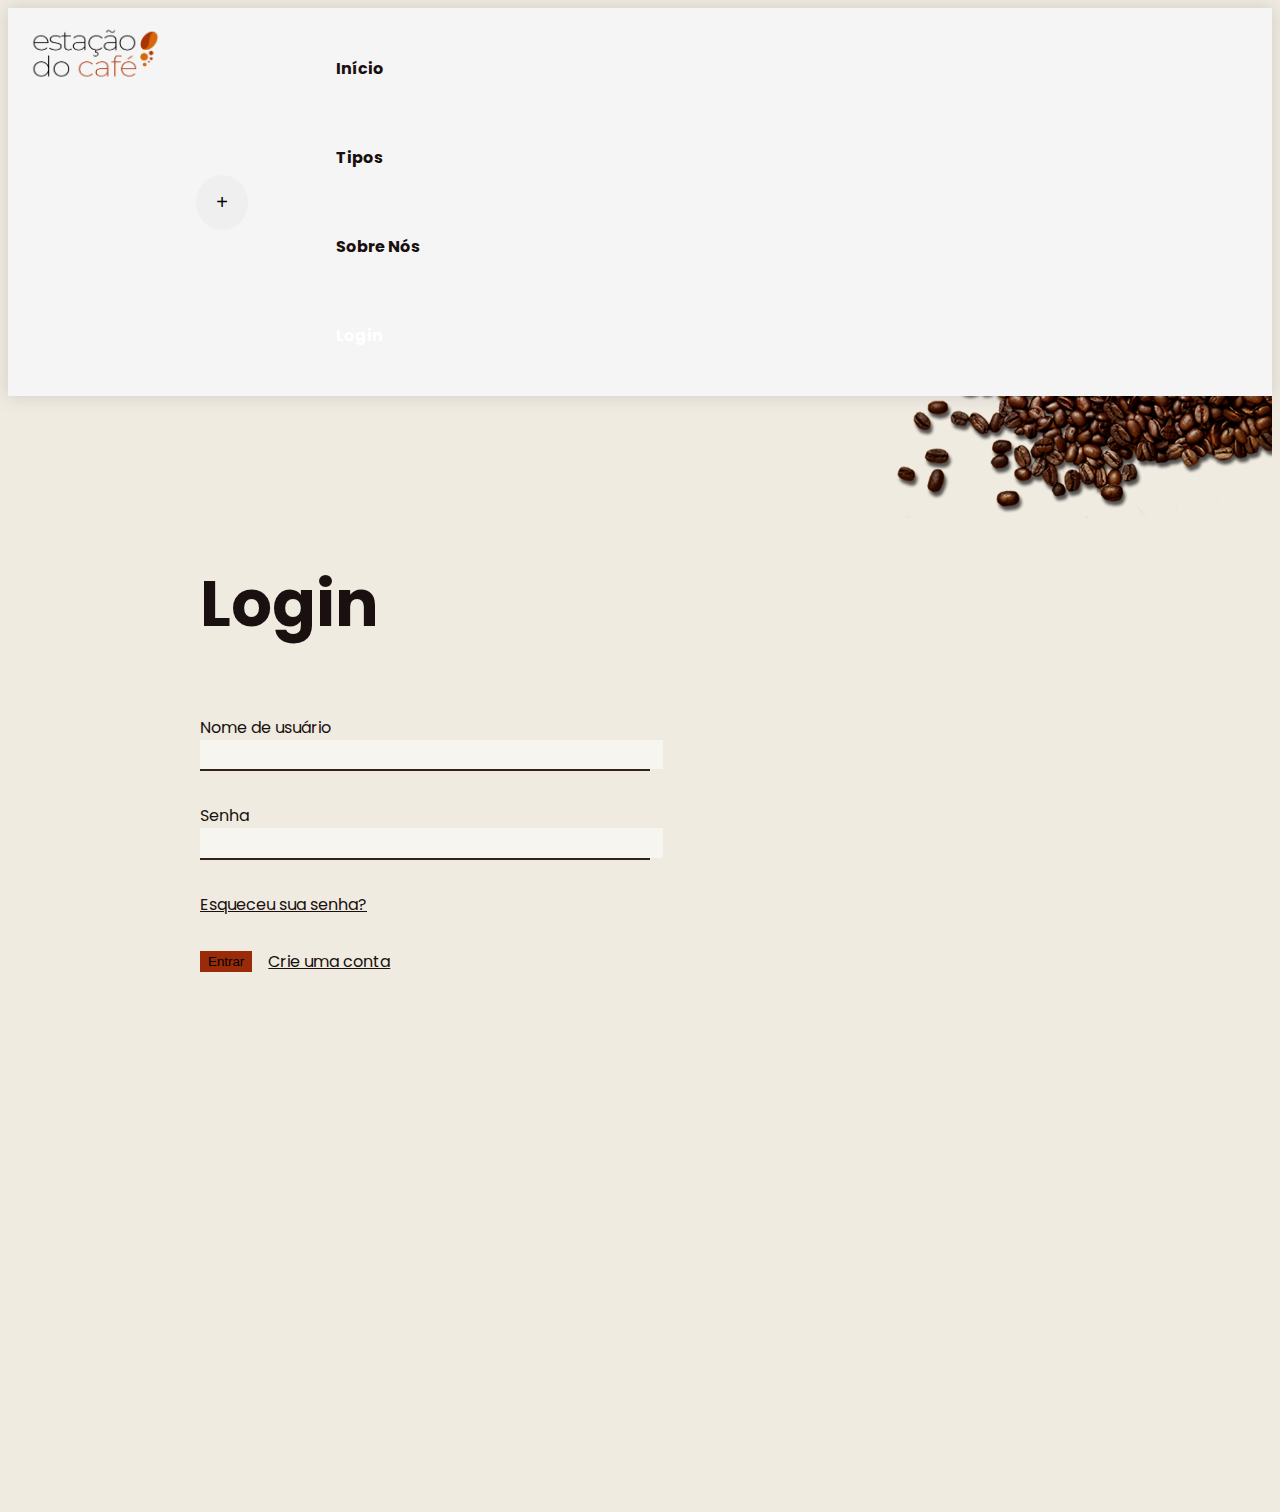
<file: estacao-do-cafe/section/login/index.html>
<!doctype html>
<html lang="pt-br">

<head>
    <!-- Required meta tags -->
    <meta charset="utf-8">
    <meta name="viewport" content="width=device-width, initial-scale=1">

    <!-- Bootstrap CSS -->
    <link href="https://cdn.jsdelivr.net/npm/bootstrap@5.0.2/dist/css/bootstrap.min.css" rel="stylesheet"
        integrity="sha384-EVSTQN3/azprG1Anm3QDgpJLIm9Nao0Yz1ztcQTwFspd3yD65VohhpuuCOmLASjC" crossorigin="anonymous"> 
    <!-- Navbar css -->
    <link rel="stylesheet" href="../../css/navbar.css">
    <!-- Página tipos css -->
    <link rel="stylesheet" href="../../css/login.css">
    <!-- Logo -->
    <link rel="shortcut icon" href="../../assets/favicon.png">
    <!-- FONTE -->

    <link rel="preconnect" href="https://fonts.googleapis.com">
    <link rel="preconnect" href="https://fonts.gstatic.com" crossorigin>
    <link href="https://fonts.googleapis.com/css2?family=Poppins:wght@400;700&display=swap" rel="stylesheet">
    
    <title>Login | Estação do Café</title>
</head>
<body>
    <header>
        <nav class="navbar navbar-expand-md bg-lignt fixed-top navbar-align justify-content-between">
            <div class="navbar-brand">
                <img src="../../assets/navbar-logo.png" alt="Logo" />
            </div>


            <button class="navbar-toggler btn collapsed" type="button" data-bs-toggle="collapse" data-bs-target="#collapsingNavbar2"
                aria-controls="collapsingNavbar2" aria-expanded="false" aria-label="alternar navegação">
            </button>


            <div class="collapse navbar-collapse flex-grow-0" id="collapsingNavbar2">
                <ul class="navbar-nav text-right">
                    <li class="nav-item active">
                        <a class="nav-link" href="../../">Início</a>
                    </li>
                    <li class="nav-item active">
                        <a class="nav-link" href="../tipos">Tipos</a>
                    </li>
                    <li class="nav-item active">
                        <a class="nav-link" href="../sobre">Sobre Nós</a>
                    </li>
                    <li class="nav-item active">
                        <div class="nav-link disabled">Login</div>
                    </li>
                </ul>
            </div>
        </nav>
    </header>

    <main>
        <form class="login-form">
            <h2>
                Login
            </h2>

            <div class="input-group">
                <label for="username">Nome de usuário</label>
                <input type="text" name="username" id="username" required>
            </div>

            <div class="input-group">
                <label for="password">Senha</label>
                <input type="password" name="password" id="password" required>
            </div>
            
            <a href="#" id="forgotPassword">Esqueceu sua senha?</a>

            <div class="button-group">
                <button type="submit" class="btn btn-primary">Entrar</button>
                <a href="../cadastro">Crie uma conta</a>
            </div>
        </form>
    </main>

    <script src="https://cdn.jsdelivr.net/npm/bootstrap@5.0.2/dist/js/bootstrap.bundle.min.js" integrity="sha384-MrcW6ZMFYlzcLA8Nl+NtUVF0sA7MsXsP1UyJoMp4YLEuNSfAP+JcXn/tWtIaxVXM" crossorigin="anonymous"></script>
    <script>
        document.querySelector("form").addEventListener("submit", e => {
            e.preventDefault();
            window.alert("Você fez o login! Só que não.")
        })

        document.querySelector("#forgotPassword").addEventListener("click", e => {
            e.preventDefault();
            window.alert("Que pena! 😟")
        })
    </script>
</body>
</file>
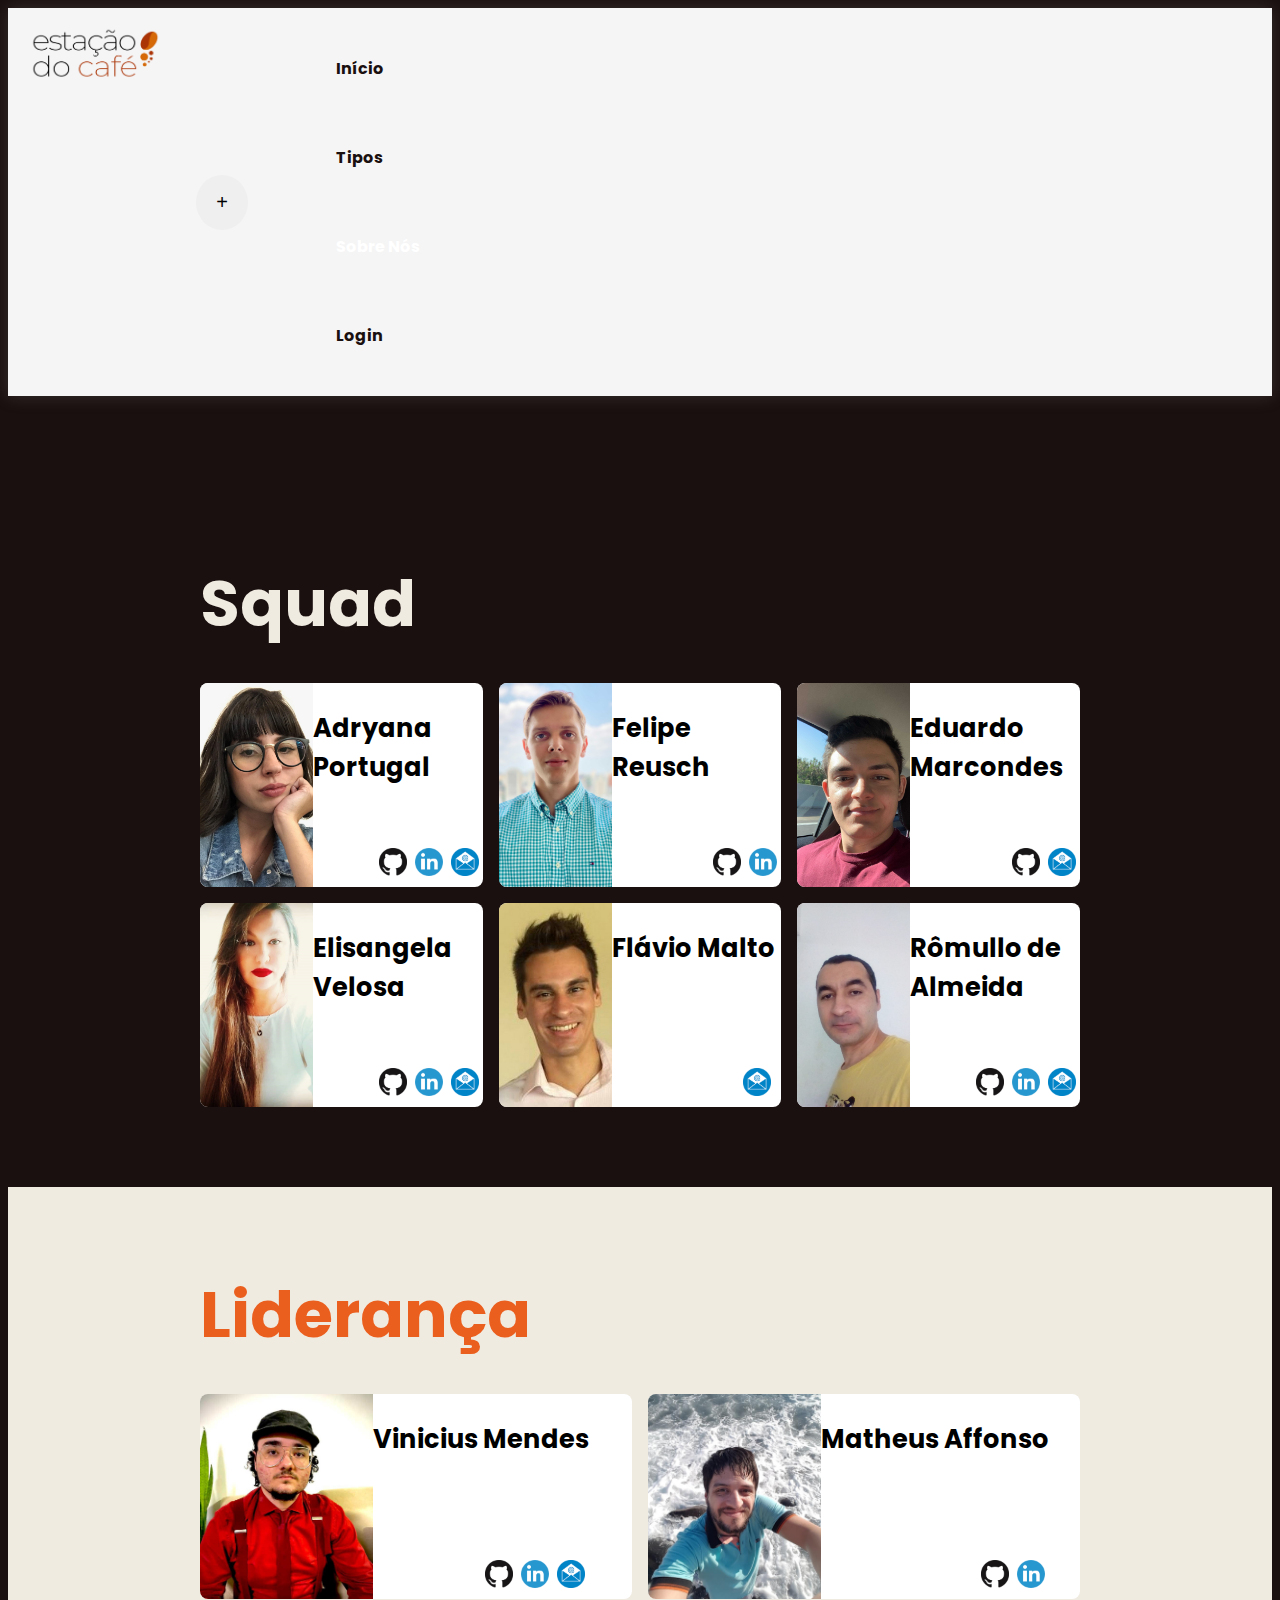
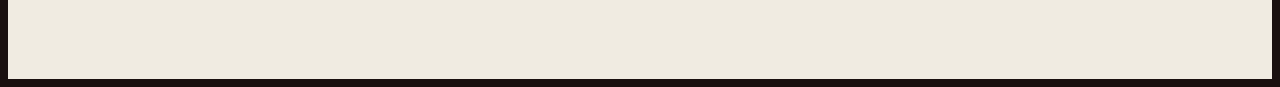
<file: estacao-do-cafe/section/sobre/index.html>
<!doctype html>
<html lang="pt-br">

<head>
    <!-- Required meta tags -->
    <meta charset="utf-8">
    <meta name="viewport" content="width=device-width, initial-scale=1">

    <!-- Bootstrap CSS -->
    <link href="https://cdn.jsdelivr.net/npm/bootstrap@5.0.2/dist/css/bootstrap.min.css" rel="stylesheet"
        integrity="sha384-EVSTQN3/azprG1Anm3QDgpJLIm9Nao0Yz1ztcQTwFspd3yD65VohhpuuCOmLASjC" crossorigin="anonymous">
    <!-- Navbar css -->
    <link rel="stylesheet" href="../../css/navbar.css">
    <!-- Próprio css -->
    <link rel="stylesheet" href="../../css/sobre.css">
    <!-- Logo -->
    <link rel="shortcut icon" href="../../assets/favicon.png">
    <!-- FONTE -->

    <link rel="preconnect" href="https://fonts.googleapis.com">
    <link rel="preconnect" href="https://fonts.gstatic.com" crossorigin>
    <link href="https://fonts.googleapis.com/css2?family=Poppins:wght@400;700&display=swap" rel="stylesheet">

    <title>Sobre | Estação do Café</title>
</head>

<body>
    <header>
        <nav class="navbar navbar-expand-md bg-lignt fixed-top navbar-align justify-content-between">
            <div class="navbar-brand">
                <img src="../../assets/navbar-logo.png" alt="Logo">
            </div>


            <button class="navbar-toggler btn collapsed" type="button" data-bs-toggle="collapse"
                data-bs-target="#collapsingNavbar2" aria-controls="collapsingNavbar2" aria-expanded="false"
                aria-label="alternar navegação">
            </button>


            <div class="collapse navbar-collapse flex-grow-0" id="collapsingNavbar2">
                <ul class="navbar-nav text-right">
                    <li class="nav-item active">
                        <a class="nav-link" href="../../">Início</a>
                    </li>
                    <li class="nav-item active">
                        <a class="nav-link" href="../tipos">Tipos</a>
                    </li>
                    <li class="nav-item active">
                        <div class="nav-link disabled">Sobre Nós</div>
                    </li>
                    <li class="nav-item active">
                        <a class="nav-link" href="../login">Login</a>
                    </li>
                </ul>
            </div>
        </nav>
    </header>
    <main>
        <section>
            <h2>Squad</h2>
            <div id="squad" class="card-grid">
                <div class="card">
                    <img src="../../assets/Adryana Portugal.jpg" class="card-img-top" alt="Adryana Portugal">
                    <div class="card-body">
                        <h3>Adryana Portugal</h3>
                        <div class="icon-body">
                            <a target="_blank" href="https://github.com/AdryanaP"><img src="../../assets/GitHub.png" class="icon" alt="GitHub"></a>
                            <a target="_blank" href="https://www.linkedin.com/in/adryanaportugal"><img src="../../assets/Linkedin.png" class="icon" alt="Linkedin"></a>
                            <a target="_blank" href="mailto:dryportuga@gmail.com"><img src="../../assets/E-mail.png" class="icon" alt="E-mail"></a>
                        </div>
                    </div>
                </div>

                <div class="card">
                    <img src="../../assets/Felipe Reusch.jpg" class="card-img-top" alt="Felipe Reusch">
                    <div class="card-body">
                        <h3>Felipe Reusch</h3>
                        <div class="icon-body">
                            <a target="_blank" href="https://github.com/FelipeReusch"><img src="../../assets/GitHub.png" class="icon" alt="GitHub"></a>
                            <a target="_blank" href="https://www.linkedin.com/in/felipe-reusch-12399293"><img src="../../assets/Linkedin.png" class="icon" alt="Linkedin"></a>
                            <!-- <a target="_blank" href="mailto:"><img src="../../assets/E-mail.png" class="icon" alt="E-mail"></a> -->
                        </div>
                    </div>
                </div>

                <div class="card">
                    <img src="../../assets/Eduardo Marcondes.jpg" class="card-img-top" alt="Eduardo Marcondes">
                    <div class="card-body">
                        <h3>Eduardo Marcondes</h3>
                        <div class="icon-body">
                            <a target="_blank" href="https://github.com/eduardo-marcondes"><img src="../../assets/GitHub.png" class="icon" alt="GitHub"></a>
                            <!-- <a target="_blank" href=""><img src="../../assets/Linkedin.png" class="icon" alt="Linkedin"></a> -->
                            <a target="_blank" href="mailto:eduardomarcondesbiz@gmail.com"><img src="../../assets/E-mail.png" class="icon" alt="E-mail"></a>
                        </div>
                    </div>
                </div>

                <div class="card">
                    <img src="../../assets/Elisangela Velosa.jpg" class="card-img-top" alt="Elisangela Velosa">
                    <div class="card-body">
                        <h3>Elisangela Velosa</h3>
                        <div class="icon-body">
                            <a target="_blank" href="https://github.com/Elisangela34"><img src="../../assets/GitHub.png" class="icon" alt="GitHub"></a>
                            <a target="_blank" href="https://www.linkedin.com/in/elisangela-velosa-1b43661b4/"><img src="../../assets/Linkedin.png" class="icon" alt="Linkedin"></a>
                            <a target="_blank" href="mailto:elis.velosa@gmail.com"><img src="../../assets/E-mail.png" class="icon" alt="E-mail"></a>
                        </div>
                    </div>
                </div>

                <div class="card">
                    <img src="../../assets/Flávio Malto.jpg" class="card-img-top" alt="Flávio Malto">
                    <div class="card-body">
                        <h3>Flávio Malto</h3>
                        <div class="icon-body">
                            <!-- <a target="_blank" href=""><img src="../../assets/GitHub.png" class="icon" alt="GitHub"></a> -->
                            <!-- <a target="_blank" href=""><img src="../../assets/Linkedin.png" class="icon" alt="Linkedin"></a> -->
                            <a target="_blank" href="mailto:flaviomalto@gmail.com"><img src="../../assets/E-mail.png" class="icon" alt="E-mail"></a>
                        </div>
                    </div>
                </div>

                <div class="card">
                    <img src="../../assets/Rômullo de Almeida.jpg" class="card-img-top" alt="Rômullo de Almeida">
                    <div class="card-body">
                        <h3>Rômullo de Almeida</h3>
                        <div class="icon-body">
                            <a target="_blank" href="https://github.com/romulloalmeida"><img src="../../assets/GitHub.png" class="icon" alt="GitHub"></a>
                            <a target="_blank" href="https://www.linkedin.com/in/romullo-de-almeida-2439ba49/"><img src="../../assets/Linkedin.png" class="icon" alt="Linkedin"></a>
                            <a target="_blank" href="mailto:romulloalmeida@bol.com.br"><img src="../../assets/E-mail.png" class="icon" alt="E-mail"></a>
                        </div>
                    </div>
                </div>
            </div>
        </section>
        
        <section>
            <h2>Liderança</h2>
    
            <div id="lideranca" class="card-grid">
                <div class="card">
                    <img src="../../assets/Vinicius Mendes.jpg" class="card-img-top" alt="Vinicius Mendes">
                    <div class="card-body">
                        <h3>Vinicius Mendes</h3>
                        <div class="icon-body">
                            <a target="_blank" href="https://github.com/VinnyMendes"><img src="../../assets/GitHub.png" class="icon" alt="GitHub"></a>
                            <a target="_blank" href="https://www.linkedin.com/in/vinicius-mendes-da-silva-626838211"><img src="../../assets/Linkedin.png" class="icon" alt="Linkedin"></a>
                            <a target="_blank" href="mailto:vinypotter.vm@gmail.com"><img src="../../assets/E-mail.png" class="icon" alt="E-mail"></a>
                        </div>
                    </div>
                </div>
    
                <div class="card">
                    <img src="../../assets/Matheus Affonso.jpg" class="card-img-top" alt="Matheus Affonso">
                    <div class="card-body">
                        <h3>Matheus Affonso</h3>
                        <div class="icon-body">
                            <a target="_blank" href="https://github.com/mdaffonso"><img src="../../assets/GitHub.png" class="icon" alt="GitHub"></a>
                            <a target="_blank" href="https://www.linkedin.com/in/matheus-affonso-42712869/"><img src="../../assets/Linkedin.png" class="icon" alt="Linkedin"></a>
                        </div>
                    </div>
                </div>
            </div>
        </section>
    </main>

    <script src="https://cdn.jsdelivr.net/npm/bootstrap@5.0.2/dist/js/bootstrap.bundle.min.js" integrity="sha384-MrcW6ZMFYlzcLA8Nl+NtUVF0sA7MsXsP1UyJoMp4YLEuNSfAP+JcXn/tWtIaxVXM" crossorigin="anonymous"></script>
</body>
</file>
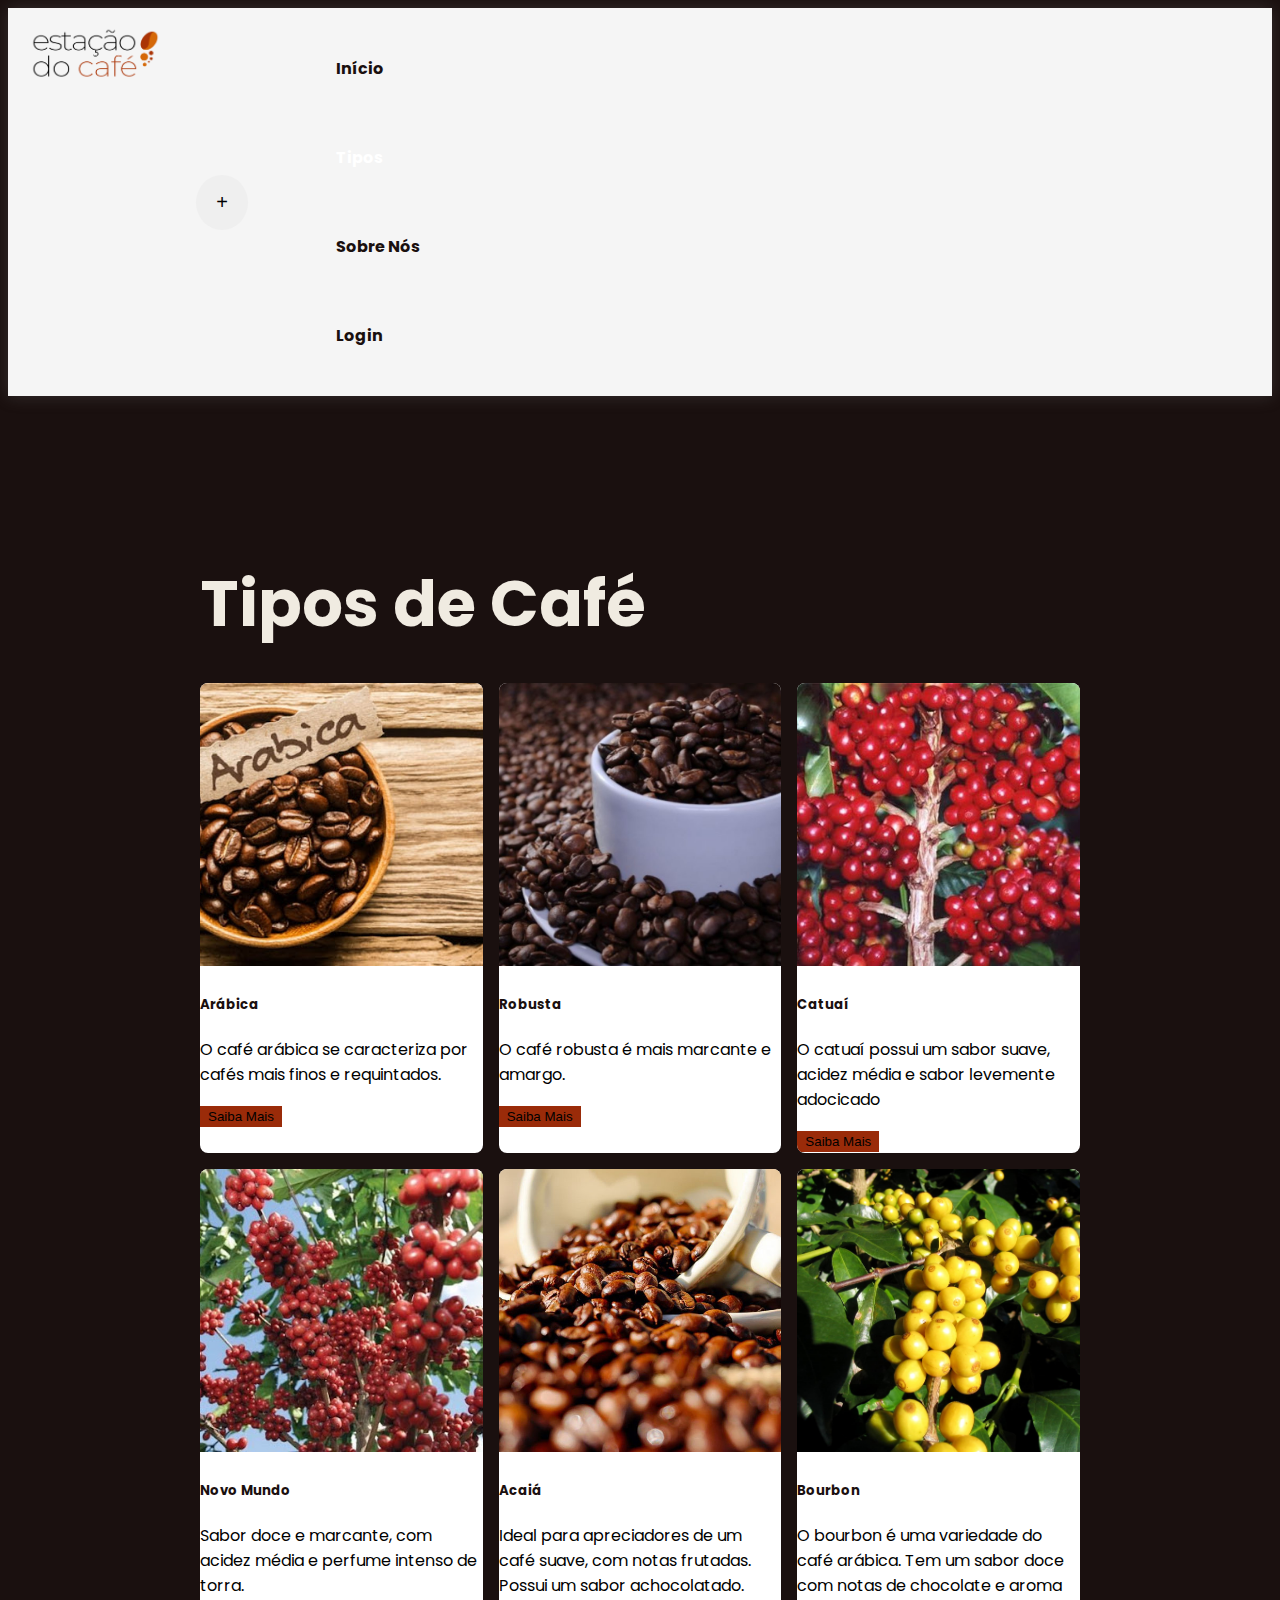
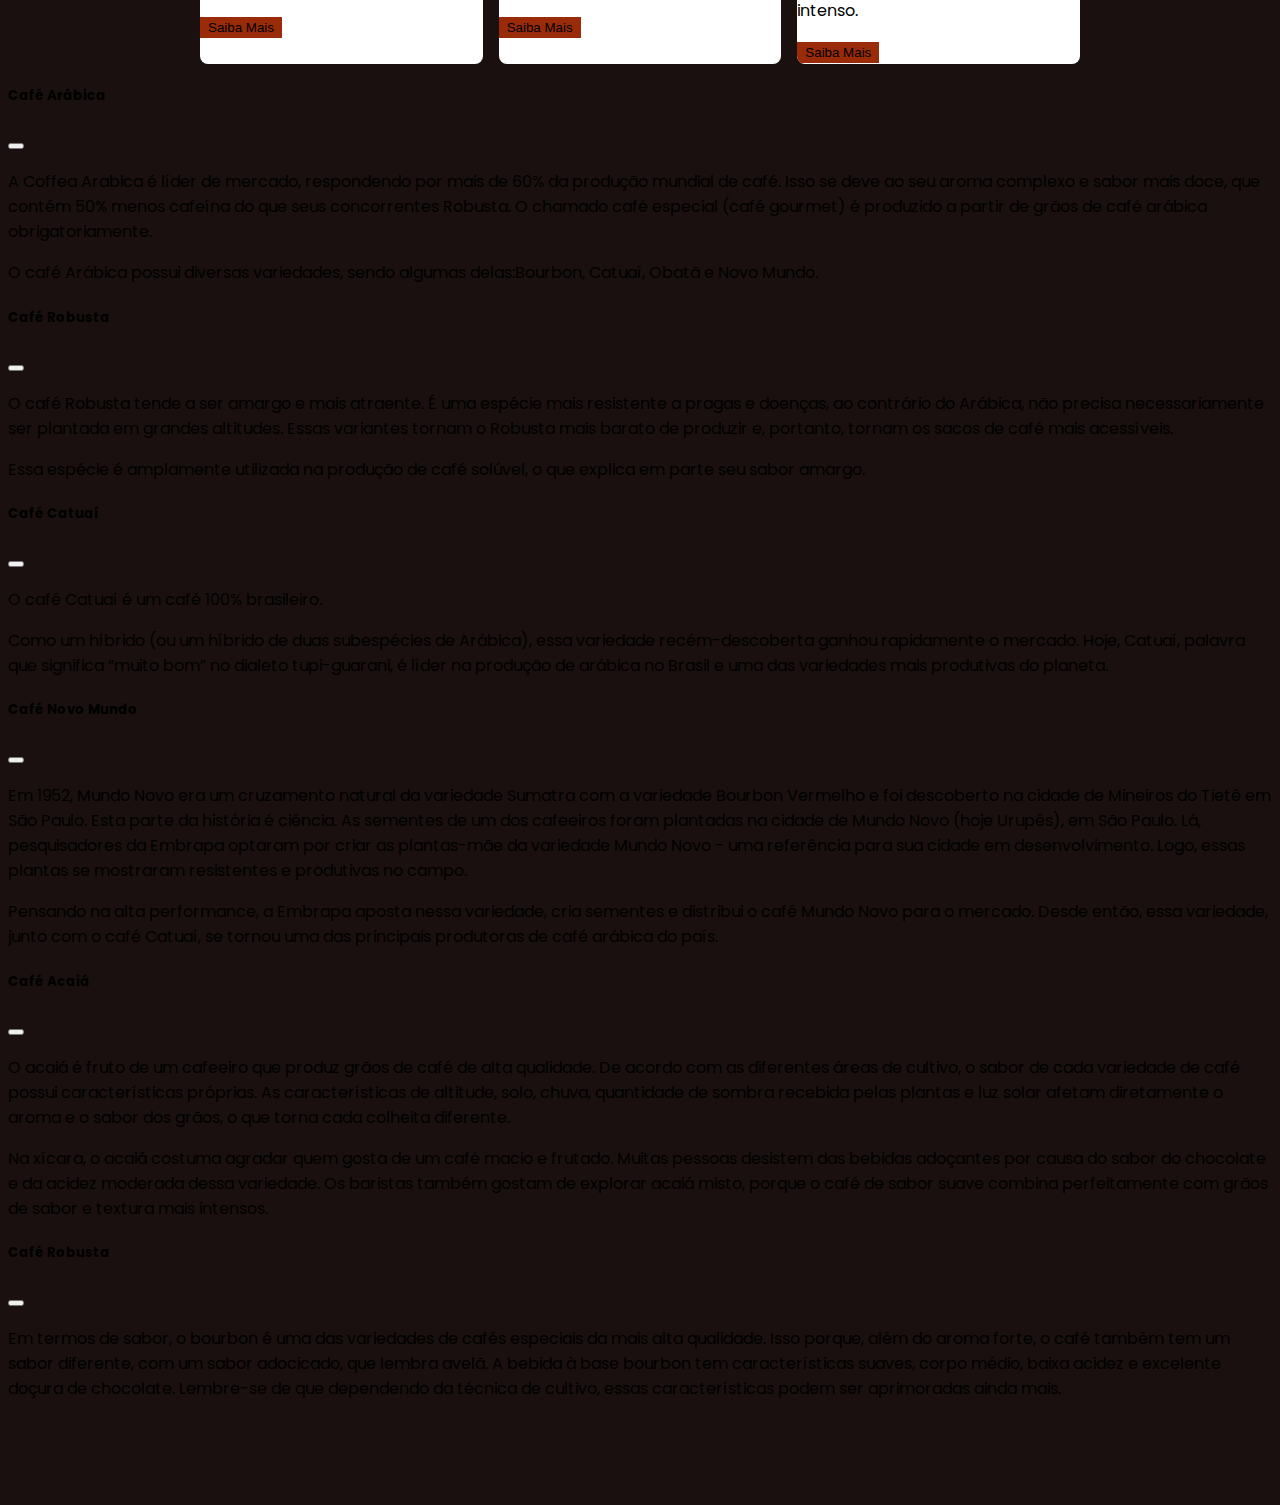
<file: estacao-do-cafe/section/tipos/index.html>
<!DOCTYPE html>
<html lang="pt-br">

<head>
    <!-- Required meta tags -->
    <meta charset="utf-8" />
    <meta name="viewport" content="width=device-width, initial-scale=1" />
    <!-- Bootstrap CSS -->
    <link href="https://cdn.jsdelivr.net/npm/bootstrap@5.0.2/dist/css/bootstrap.min.css" rel="stylesheet"
        integrity="sha384-EVSTQN3/azprG1Anm3QDgpJLIm9Nao0Yz1ztcQTwFspd3yD65VohhpuuCOmLASjC" crossorigin="anonymous" />
    <!-- Navbar css -->
    <link rel="stylesheet" href="../../css/navbar.css" />
    <!-- Página tipos css -->
    <link rel="stylesheet" href="../../css/tipos.css" />
    <!-- Logo -->
    <link rel="shortcut icon" href="../../assets/favicon.png">
    <!-- FONTE -->

    <link rel="preconnect" href="https://fonts.googleapis.com" />
    <link rel="preconnect" href="https://fonts.gstatic.com" crossorigin />
    <link href="https://fonts.googleapis.com/css2?family=Poppins:wght@400;700&display=swap" rel="stylesheet" />

    <title>Tipos de Café | Estação do Café</title>
</head>

<body>
    <header>
        <nav class="
          navbar navbar-expand-md
          bg-lignt
          fixed-top
          navbar-align
          justify-content-between
        ">
            <div class="navbar-brand">
                <img src="../../assets/navbar-logo.png" alt="Logo" />
            </div>

            <button class="navbar-toggler btn collapsed" type="button" data-bs-toggle="collapse"
                data-bs-target="#collapsingNavbar2" aria-controls="collapsingNavbar2" aria-expanded="false"
                aria-label="alternar navegação"></button>

            <div class="collapse navbar-collapse flex-grow-0" id="collapsingNavbar2">
                <ul class="navbar-nav text-right">
                    <li class="nav-item active">
                        <a class="nav-link" href="../../">Início</a>
                    </li>
                    <li class="nav-item active">
                        <div class="nav-link disabled">Tipos</div>
                    </li>
                    <li class="nav-item active">
                        <a class="nav-link" href="../sobre">Sobre Nós</a>
                    </li>
                    <li class="nav-item active">
                        <a class="nav-link" href="../login">Login</a>
                    </li>
                </ul>
            </div>
        </nav>
    </header>
    <main>
        <h2>Tipos de Café</h2>
        <!-- Cards -->
        <div class="card-grid">
            <div class="card" id="arabica">
                <img img src="../../assets/arabica.jpg" class="card-img-top" alt="café arábica" />
                <div class="
              card-body
              d-flex
              justify-content-between
              flex-column
              align-items-start
            ">
                    <h5 class="card-title">Arábica</h5>
                    <p class="card-text">
                        O café arábica se caracteriza por cafés mais finos e requintados.
                    </p>
                    <button type="button" class="btn btn-primary" data-bs-toggle="modal" data-bs-target="#cafeArabica">
                        Saiba Mais
                    </button>
                </div>
            </div>

            <div class="card" id="robusta">
                <img src="../../assets/robusta.jpg" class="card-img-top" alt="café robusta" />
                <div class="
              card-body
              d-flex
              justify-content-between
              flex-column
              align-items-start
            ">
                    <h5 class="card-title">Robusta</h5>
                    <p class="card-text">O café robusta é mais marcante e amargo.</p>
                    <button type="button" class="btn btn-primary" data-bs-toggle="modal" data-bs-target="#cafeRobusta">
                        Saiba Mais
                    </button>
                </div>
            </div>

            <div class="card" id="catuai">
                <img src="../../assets/catuai.jpg" alt="café catuaí" class="card-img-top" />
                <div class="
              card-body
              d-flex
              justify-content-between
              flex-column
              align-items-start
            ">
                    <h5 class="card-title">Catuaí</h5>
                    <p class="card-text">
                        O catuaí possui um sabor suave, acidez média e sabor levemente
                        adocicado
                    </p>
                    <button type="button" class="btn btn-primary" data-bs-toggle="modal" data-bs-target="#cafeCatuai">
                        Saiba Mais
                    </button>
                </div>
            </div>

            <div class="card" id="novoMundo">
                <img src="../../assets/novoMundo.jpg" class="card-img-top" alt="café novo mundo" />
                <div class="
              card-body
              d-flex
              justify-content-between
              flex-column
              align-items-start
            ">
                    <h5 class="card-title">Novo Mundo</h5>
                    <p class="card-text">
                        Sabor doce e marcante, com acidez média e perfume intenso de
                        torra.
                    </p>
                    <button type="button" class="btn btn-primary" data-bs-toggle="modal"
                        data-bs-target="#cafeNovoMundo">
                        Saiba Mais
                    </button>
                </div>
            </div>

            <div class="card" id="acaia">
                <img src="../../assets/acaia.jpg" class="card-img-top" alt="café acaia" />
                <div class="
              card-body
              d-flex
              justify-content-between
              flex-column
              align-items-start
            ">
                    <h5 class="card-title">Acaiá</h5>
                    <p class="card-text">
                        Ideal para apreciadores de um café suave, com notas frutadas.
                        Possui um sabor achocolatado.
                    </p>
                    <button type="button" class="btn btn-primary" data-bs-toggle="modal" data-bs-target="#cafeAcaia">
                        Saiba Mais
                    </button>
                </div>
            </div>

            <div class="card" id="bourbon">
                <img src="../../assets/bourbon.jpg" class="card-img-top" alt="café bourbon" />
                <div class="
              card-body
              d-flex
              justify-content-between
              flex-column
              align-items-start
            ">
                    <h5 class="card-title">Bourbon</h5>
                    <p class="card-text">
                        O bourbon é uma variedade do café arábica. Tem um sabor doce com
                        notas de chocolate e aroma intenso.
                    </p>
                    <button type="button" class="btn btn-primary" data-bs-toggle="modal" data-bs-target="#cafeBourbon">
                        Saiba Mais
                    </button>
                </div>
            </div>
        </div>
        <!-- Modal -->
        <div class="modal fade" id="cafeArabica" tabindex="-1" role="dialog" aria-labelledby="arabica"
            aria-hidden="true">
            <div class="modal-dialog modal-dialog-centered" role="document">
                <div class="modal-content p-1">
                    <div class="modal-header">
                        <h5 class="modal-title">Café Arábica</h5>
                        <button type="button" class="btn-close" data-bs-dismiss="modal" aria-label="Close"></button>
                    </div>
                    <div class="modal-body px-5 py-4">
                        <p>A Coffea Arabica é líder de mercado, respondendo por mais de 60% da produção mundial de café.
                            Isso se deve ao seu aroma complexo e sabor mais doce, que contém 50% menos cafeína do que
                            seus concorrentes Robusta. O chamado café especial (café gourmet) é produzido a partir de
                            grãos de café arábica obrigatoriamente.</p>

                        <p>O café Arábica possui diversas variedades, sendo algumas delas:Bourbon, Catuaí, Obatã e Novo
                            Mundo.</p>
                    </div>
                </div>
            </div>
        </div>
        <div class="modal fade" id="cafeRobusta" tabindex="-1" role="dialog" aria-labelledby="robusta"
            aria-hidden="true">
            <div class="modal-dialog modal-dialog-centered" role="document">
                <div class="modal-content p-1">
                    <div class="modal-header">
                        <h5 class="modal-title">
                            Café Robusta
                        </h5>
                        <button type="button" class="btn-close" data-bs-dismiss="modal" aria-label="Close"></button>
                    </div>
                    <div class="modal-body px-5 py-4">
                        <p>
                            O café Robusta tende a ser amargo e mais atraente. É uma espécie
                            mais resistente a pragas e doenças, ao contrário do Arábica, não
                            precisa necessariamente ser plantada em grandes altitudes. Essas
                            variantes tornam o Robusta mais barato de produzir e, portanto,
                            tornam os sacos de café mais acessíveis.
                        </p>

                        <p>
                            Essa espécie é amplamente utilizada na produção de café solúvel,
                            o que explica em parte seu sabor amargo.
                        </p>
                    </div>
                </div>
            </div>
        </div>
        <div class="modal fade" id="cafeCatuai" tabindex="-1" role="dialog" aria-labelledby="catuai" aria-hidden="true">
            <div class="modal-dialog modal-dialog-centered" role="document">
                <div class="modal-content p-1">
                    <div class="modal-header">
                        <h5 class="modal-title">
                            Café Catuaí
                        </h5>
                        <button type="button" class="btn-close" data-bs-dismiss="modal" aria-label="Close"></button>
                    </div>
                    <div class="modal-body px-5 py-4">
                        <p>O café Catuaí é um café 100% brasileiro.</p>
                        <p>
                            Como um híbrido (ou um híbrido de duas subespécies de Arábica),
                            essa variedade recém-descoberta ganhou rapidamente o mercado.
                            Hoje, Catuaí, palavra que significa “muito bom” no dialeto
                            tupi-guarani, é líder na produção de arábica no Brasil e uma das
                            variedades mais produtivas do planeta.
                        </p>
                    </div>
                </div>
            </div>
        </div>
        <div class="modal fade" id="cafeNovoMundo" tabindex="-1" role="dialog" aria-labelledby="novoMundo"
            aria-hidden="true">
            <div class="modal-dialog modal-dialog-centered" role="document">
                <div class="modal-content p-1">
                    <div class="modal-header">
                        <h5 class="modal-title">
                            Café Novo Mundo
                        </h5>
                        <button type="button" class="btn-close" data-bs-dismiss="modal" aria-label="Close"></button>
                    </div>
                    <div class="modal-body px-5 py-4">
                        <p>
                            Em 1952, Mundo Novo era um cruzamento natural da variedade
                            Sumatra com a variedade Bourbon Vermelho e foi descoberto na
                            cidade de Mineiros do Tietê em São Paulo. Esta parte da história
                            é ciência. As sementes de um dos cafeeiros foram plantadas na
                            cidade de Mundo Novo (hoje Urupês), em São Paulo. Lá,
                            pesquisadores da Embrapa optaram por criar as plantas-mãe da
                            variedade Mundo Novo - uma referência para sua cidade em
                            desenvolvimento. Logo, essas plantas se mostraram resistentes e
                            produtivas no campo.
                        </p>

                        <p>
                            Pensando na alta performance, a Embrapa aposta nessa variedade,
                            cria sementes e distribui o café Mundo Novo para o mercado.
                            Desde então, essa variedade, junto com o café Catuaí, se tornou
                            uma das principais produtoras de café arábica do país.
                        </p>
                    </div>
                </div>
            </div>
        </div>
        <div class="modal fade" id="cafeAcaia" tabindex="-1" role="dialog" aria-labelledby="acaia" aria-hidden="true">
            <div class="modal-dialog modal-dialog-centered" role="document">
                <div class="modal-content p-1">
                    <div class="modal-header">
                        <h5 class="modal-title">
                            Café Acaiá
                        </h5>
                        <button type="button" class="btn-close" data-bs-dismiss="modal" aria-label="Close"></button>
                    </div>
                    <div class="modal-body px-5 py-4">
                        <p>
                            O acaiá é fruto de um cafeeiro que produz grãos de café de alta
                            qualidade. De acordo com as diferentes áreas de cultivo, o sabor
                            de cada variedade de café possui características próprias. As
                            características de altitude, solo, chuva, quantidade de sombra
                            recebida pelas plantas e luz solar afetam diretamente o aroma e
                            o sabor dos grãos, o que torna cada colheita diferente.
                        </p>
                        <p>
                            Na xícara, o acaiá costuma agradar quem gosta de um café macio e
                            frutado. Muitas pessoas desistem das bebidas adoçantes por causa
                            do sabor do chocolate e da acidez moderada dessa variedade. Os
                            baristas também gostam de explorar acaiá misto, porque o café de
                            sabor suave combina perfeitamente com grãos de sabor e textura
                            mais intensos.
                        </p>
                    </div>
                </div>
            </div>
        </div>
        <div class="modal fade" id="cafeBourbon" tabindex="-1" role="dialog" aria-labelledby="bourboun"
            aria-hidden="true">
            <div class="modal-dialog modal-dialog-centered" role="document">
                <div class="modal-content p-1">
                    <div class="modal-header">
                        <h5 class="modal-title">
                            Café Robusta
                        </h5>
                        <button type="button" class="btn-close" data-bs-dismiss="modal" aria-label="Close"></button>
                    </div>
                    <div class="modal-body px-5 py-4">
                        <p>
                            Em termos de sabor, o bourbon é uma das variedades de cafés
                            especiais da mais alta qualidade. Isso porque, além do aroma
                            forte, o café também tem um sabor diferente, com um sabor
                            adocicado, que lembra avelã. A bebida à base bourbon tem
                            características suaves, corpo médio, baixa acidez e excelente
                            doçura de chocolate. Lembre-se de que dependendo da técnica de
                            cultivo, essas características podem ser aprimoradas ainda mais.
                        </p>
                    </div>
                </div>
            </div>
        </div>
    </main>
    <footer></footer>
    <script src="https://cdn.jsdelivr.net/npm/bootstrap@5.0.2/dist/js/bootstrap.bundle.min.js" integrity="sha384-MrcW6ZMFYlzcLA8Nl+NtUVF0sA7MsXsP1UyJoMp4YLEuNSfAP+JcXn/tWtIaxVXM" crossorigin="anonymous"></script>
</body>

</html>
</file>
<file: style.css>
@import url('https://fonts.googleapis.com/css2?family=Poppins:wght@300;700&family=Roboto:wght@300;500;700&display=swap');

* {
  box-sizing: border-box;
  margin: 0;
  font-family: 'Roboto', 'Arial', 'Verdana', sans-serif;
  text-decoration: none;
}

body {
  margin: 0;
  background: black;
  min-height: 100vh;
}

body::before {
  position: fixed;
  top: 0;
  left: 0;
  right: 0;
  bottom: 0;
  content: '';
  background-image: url('https://images.unsplash.com/photo-1430132594682-16e1185b17c5?ixid=MnwxMjA3fDB8MHxwaG90by1wYWdlfHx8fGVufDB8fHx8&ixlib=rb-1.2.1&auto=format&fit=crop&w=1950&q=80');
  background-size: cover;
  background-repeat: no-repeat;
  filter: brightness(0.5);
  z-index: -1;
}

header {
  min-height: 100vh;
}

header, main {
  position: relative;
  padding: 3em 10vw;
}

header h1 {
  max-width: 12ch;
  font-size: 3rem;
  text-transform: uppercase;
  color: rgb(255, 177, 22);
  padding: 2em 0;
  line-height: 1.5em;
  position: relative;
}

header h1 span {
  font-family: 'Poppins', sans-serif;
  font-weight: 300;
  letter-spacing: 2px;
  position: relative;
}

header p {
  margin-bottom: 3em;
  font-family: 'Poppins', 'Arial', sans-serif;
  font-weight: 300;
  font-size: 1.4rem;
  line-height: 1.5em;
  color: white;
  max-width: 50ch;
}

main {
  background: white;
  color: black;
}

main ul {
  list-style-type: none;
  padding: 0;
  margin: 0;
  display: flex;
  flex-flow: column-reverse;
}

main ul li {
  margin: 0.5em 0;
}

.list-description {
  position: relative;
  font-size: 1.3rem;
  padding: 0.5em 1em;
  margin-bottom: 2em;
  max-width: 45ch;
}

.list-description::before {
  content: '';
  position: absolute;
  top: 0.85em;
  left: 0;
  width: 0; 
  height: 0; 
  border: 5px solid transparent;
  
  border-left: 5px solid #ffb116;
}

.link {
  word-wrap: break-word;
  position: relative;
  display: flex;
  max-width: max-content;
  font-size: 1.5rem;
  color: white;
  margin-bottom: 1rem;
  padding: 0.5em 1em;
  background: transparent;
  z-index: 1;
}

.link::before {
  content: '';
  position: absolute;
  background: rgb(175, 26, 0);
  top: 0;
  left: 0;
  width: 100%;
  height: 100%;
  z-index:-2;
}

.link::after {
  content: '';
  position: absolute;
  background: #ffb116;
  top: 0;
  left: 0;
  width: 3px;
  height: 100%;
  z-index: -1;

  transition: width 200ms cubic-bezier(.82,-0.03,.19,1.38);
}

.link:hover::after {
  width: 100%;
}

@media (min-width: 750px) {
  header h1 {
    font-size: 4rem;
  }

  header h1 span::before {
    content: '';
    position: absolute;
    top: 12%;
    left: -1rem;
    width: 5px;
    height: 76.5%;
    background: rgb(175, 26, 0);
  }
}
</file>
<file: cadastro/css/style.css>
@import url('https://fonts.googleapis.com/css2?family=Poppins:wght@300;500&family=Roboto+Mono:wght@100;300;500;700&display=swap');

:root {
  --main-theme: rgb(241, 246, 247);
  --main-accent: rgb(65, 124, 181);
  --main-dark: rgb(5, 11, 22);
  --main-contrast: orange;
  --animation-time: 125ms;
}

*,
*::before,
*::after {
  margin: 0;
  box-sizing: border-box;
}

body {
  padding: 0;
  min-height: 100vh;
  color: var(--main-accent);
  background: var(--main-theme);
}

header {
  position: relative;
  padding: 2rem 1rem;
  background: var(--main-dark);
}

header::before {
  content: '';
  position: absolute;
  inset: 0;
  background-image: url('../img/bg.jpg');
  background-size: cover;
  background-attachment: fixed;
  opacity: 0.25;
  z-index: 5;
}

h1 {
  position: relative;
  padding: 1em 0;
  max-width: 15ch;
  font-family: 'Poppins', sans-serif;
  color: var(--main-theme);
  font-size: 3rem;
  letter-spacing: 0.125rem;
  line-height: 1.25em;
  text-transform: uppercase;
  z-index: 10;
}

h2 {
  font-family: 'Poppins', sans-serif;
  max-width: 15ch;
  font-weight: 300;
}

form {
  animation: fade-in 2s cubic-bezier(.07,1.02,.54,1) forwards;
}

fieldset {
  border: none;
  padding: 1rem;
  font-family: 'Roboto Mono', monospace;
}

label {
  position: relative;
  display: block;
  font-size: 2rem;
}

.checkbox-group * {
  cursor: pointer;
}

.checkbox-group *:hover {
  filter: brightness(0.92);
}

.checkbox-group input {
  opacity: 0;
  height: 0;
  width: 0;
}

.checkbox-group label {
  font-size: 1.5rem;
  padding-left: 5rem;
  transition: filter 150ms linear;
}

.checkbox-group label::before {
  content: '';
  position: absolute;
  top: 1rem;
  left: 1rem;
  width: 2rem;
  height: 2rem;
  background: var(--main-theme);
  border-radius: 0.25rem;
  box-shadow: 0 0 0 0.125rem var(--main-accent);
  transition: 150ms linear;
  transition-property: box-shadow;
}

.checkbox-group label::after {
  content: '';
  position: absolute;
  top: 1.5rem;
  left: 1.5rem;
  width: 1rem;
  height: 0.65rem;
  transform: scale(0) rotate(-45deg);
  border: 0 solid var(--main-contrast);
  border-left-width: 0.25rem;
  border-bottom-width: 0.25rem;
  box-shadow: 0.125rem 0.125rem rgba(9, 4, 37, 0.05);
  transition: transform 250ms linear;
}

.checkbox-group:focus-within label::before {
  box-shadow: 
  0 0 0 0.125rem var(--main-accent),
  0 0 0 0.25rem var(--main-theme),
  0 0 0 0.4rem var(--main-contrast);
}

.checkbox-group input:checked + label::after {
  transform: scale(1) rotate(-45deg);
  transition: transform 150ms cubic-bezier(.52,0,.18,2.5);
}

.input-group label::after {
  content: '_';
  color: var(--main-dark);
}

.buttons {
  display: flex;
  flex-flow: column;
  gap: 0.5rem;
  padding: 1rem;
  margin: 1rem 0;
}

.buttons button {
  position: relative;
  display: block;
  padding: 0.5em 1em;
  background: transparent;
  color: var(--main-theme);
  font-family: 'Roboto Mono', monospace;
  border: 0.25rem solid transparent;
  font-size: 2rem;
  cursor: pointer;
  overflow: hidden;
  box-shadow: 0 5px 0 -3px rgba(0, 0, 0, 0.299);
  transition: var(--animation-time) ease;
  transition-property: background-image, color, filter;
}

.buttons button[type="reset"] {
  background: transparent;
  border-color: var(--main-accent);
  color: var(--main-accent);
}

.buttons button[type="submit"] {
  border-color: var(--main-accent);
}

.buttons button[type="submit"]::before {
  content: '';
  position: absolute;
  inset: 0;
  background: var(--main-accent);
  z-index: -2;
}

.buttons button::after {
  content: '';
  position: absolute;
  top: 0;
  left: 0;
  height: 100%;
  width: 100%;
  z-index: -1;
  background: var(--main-contrast);
  transform: translateX(-100%);
  transition: var(--animation-time) ease-in-out;
  transition-property: transform;
}

.buttons button:focus {
  color: var(--main-theme);
  border-color: var(--main-theme);
  outline: none;
  box-shadow: 
    0 0 0 1px var(--main-contrast),
    0 5px 0 -3px rgba(0, 0, 0, 0.299);
}

.buttons button:focus::after {
  transform: translateX(0);
}

.buttons button:hover {
  filter: brightness(1.1);
}

.buttons button:active {
  transform: translateY(1px);
  box-shadow: 0 0 0 0.125rem var(--main-contrast);
}

.input-group {
  position: relative;
  margin: 2rem 0;
}

.input-field {
  width: calc(100vw - 2rem);
  font-family: 'Roboto Mono', monospace;
  font-size: 1.5rem;
  padding: 0.5em 1em;
  border: 0.125rem solid transparent;
  border-left-color: var(--main-accent);
  border-bottom-color: var(--main-accent);
  box-shadow: 0 0.35rem 0 -0.25rem rgba(0, 0, 0, 0.163);
  transition: var(--animation-time) linear;
  transition-property: box-shadow, border, transform, filter;
}

.input-field:focus {
  border-left-color: var(--main-contrast);
  border-bottom-color: var(--main-contrast);
  outline: none;
  transform: scale(1.01);
  box-shadow: 0 1.05rem 0 -0.75rem rgba(0, 0, 0, 0.085);
}

.input-field:hover {
  filter: brightness(0.93);
}

.input-group::before,
.input-group::after {
  transform: scale(0);
}

.input-group:focus-within::before,
.input-group:focus-within::after {
  content: '';
  position: absolute;
  top: 1.75rem;
  width: 0.5rem;
  height: 0.5rem;
  background: var(--main-contrast);
}

.input-group:focus-within::before {
  right: 0.125rem;
  animation: right-box-in var(--animation-time) linear forwards;
}

.input-group:focus-within::after {
  right: 0.7rem;
  animation: left-box-in var(--animation-time) var(--animation-time) linear forwards;
}

#modal {
  position: fixed;
  inset: 0;
  z-index: 100;
  opacity: 0;
  display: flex;
  justify-content: center;
  align-items: center;
}

#modal::before {
  content: '';
  position: absolute;
  inset: 0;
  background: black;
  opacity: 0.5;
  z-index: -1;
}

#modal.out {
  display: none;
}

#modal.transition {
  animation: fade-out 150ms linear forwards;
  opacity: 1;
}

#modal.in {
  animation: fade-in 150ms linear forwards;
}

#modal .modal-close {
  position: absolute;
  top: -1.5rem;
  right: -1.5rem;
  font-size: 2rem;
  aspect-ratio: 1 / 1;
  width: 3rem;
  border-radius: 50%;
  border: none;
  cursor: pointer;
  background: red;
  color: white;
  transition: box-shadow 100ms linear;
}

#modal .modal-close:focus {
  outline: none;
  box-shadow: 0 0 0 0.5rem yellow;
}

#modal .modal-close.swirl {
  animation: swirl 1s cubic-bezier(.65,-0.58,.42,1.8);
}

#modal .modal-success {
  position: relative;
  background: green;
  border-radius: 1rem;
  color: white;
  padding: 5rem;
  box-shadow: 1rem 1rem 5rem rgba(0, 0, 0, 0.25);
}

#modal .modal-success h1 {
  max-width: 12ch;
  font-weight: 300;
}

#phoneMask {
  display: none;
}

@media (min-width: 700px) {
  header,
  main {
    padding: 2rem 10vw;
  }

  h1 {
    font-size: 6rem;
  }

  fieldset {
    padding: 0;
  }

  .input-field,
  label {
    width: 75vw;
  }

  .buttons {
    flex-flow: row wrap;
    padding: 0;
  }

  .input-group:focus-within::before {
    right: 3.25rem;
  }
  
  .input-group:focus-within::after {
    right: 4rem;
  }
}

@media (min-width: 1060px) {
  h1::before {
    content: '';
    position: absolute;
    top: 50%;
    left: 0;
    height: 0.125rem;
    width: 2.5rem;
    background: var(--main-contrast);
    transform: translateY(-50%) scaleX(0);
    transform-origin: left center;
    z-index: -1;
    animation: 
      decoration-line-in 500ms cubic-bezier(.07,1.02,.54,1) forwards,
      project-shadow 250ms 500ms ease-out forwards;
  }

  .buttons {
    margin-top: 4rem;
  }

  .input-field,
  label {
    width: 45vw;
  }

  .input-group:focus-within::before {
    right: 35vw;
  }
  
  .input-group:focus-within::after {
    right: calc(35vw + 0.7rem);
  }
}

@keyframes right-box-in {
  from {
    transform-origin: bottom center;
    transform: scaleY(0);
  }

  to {
    transform: scaleY(1);
  }
}

@keyframes left-box-in {
  from {
    transform-origin: center right;
    transform: scaleX(0);
  }

  to {
    transform: scaleX(1);
  }
}

@keyframes decoration-line-in {
  from {
    transform: scaleX(0);
  }

  to {
    transform: scaleX(1);
  }
}

@keyframes project-shadow {
  from {
    box-shadow: none;
  }

  to {
    box-shadow: 0.125rem 0 var(--main-dark), 0.5rem 0 var(--main-accent);
  }
}

@keyframes swirl {
  to {
    transform: rotate(360deg);
  }
}

@keyframes fade-in {
  from {
    opacity: 0;
  }

  to {
    opacity: 1;
  }
}

@keyframes fade-out {
  from {
    opacity: 1;
  }

  to {
    opacity: 0;
  }
}
</file>
<file: estacao-do-cafe/css/navbar.css>
html {
    --marrom-forte: #1A100F;
    --marrom-medio: #34211D;
    --marrom-claro: #AB775F;

    --laranja-fechado: #9A2B09;
    --laranja-aberto: #EB5F1E;

    --creme: #f0ebe1;
}

body {
    font-family: 'Poppins', sans-serif;
}

html, body {
    scroll-behavior: smooth;
}

.navbar {
    display: flex;
    padding: 0;
    color: black;
    background-color: whitesmoke;
    box-shadow: 0 0 1em rgba(128, 128, 128, 0.281);
    align-items: stretch;
}

.navbar-brand > img {
    max-height: 4rem;
    width: auto;
    object-fit: contain;
}

.navbar > *:not(.navbar-collapse) {
    padding: 1rem;
}

.navbar-nav {
    align-items: stretch;
}

.navbar-collapse {
    align-items: stretch;
}

.nav-item {
    padding: 0;
    display: flex;
    flex-flow: column;
    align-items: stretch;
    color: var(--marrom-forte);
    text-align: center;
    font-weight: bold;
}

.nav-link {
    padding: 2rem 2rem !important;
    color: var(--marrom-forte);
    display: flex;
    align-items: center;
    position: relative;
}

.nav-link::before {
    content: '';
    position: absolute;
    top: 0;
    left: 0;
    right: 0;
    bottom: 0;
    background: var(--laranja-aberto);
    z-index: -1;
    transform-origin: top center;
    transform: scaleY(0);
    transition: 150ms ease-in-out;
    transition-property: transform;
}

.nav-link:hover,
.nav-link.disabled {
    color: white;
}

.nav-link:hover::before,
.nav-link.disabled::before {
    transform: scaleY(1);
    transform-origin: bottom center;
}

.nav-link.disabled {
    pointer-events: none;
}

.nav-link.disabled::before,
.nav-link:active::before {
    background: var(--marrom-medio);
}

.nav-link {
    color: inherit;
    text-decoration: none;
    transition: 150ms ease-in-out;
    transition-property: box-shadow, color;
}

.nav-link:focus {
    color: var(--laranja-aberto);
    box-shadow: 
        0 0 0 0.25rem inset white,
        0 0 0 0.45rem inset var(--laranja-aberto);
    outline: none;
}

.nav-link:active {
    color: white;
}

.navbar .btn.collapsed:before {
    content: '+';
    display: inline-block;
    width: 20px;
    font-size: 20px;
    text-align: center;
}

.navbar .btn:before {
    content: '-';
    display: inline-block;
    width: 20px;
    font-size: 20px;
    text-align: center;
}

.navbar-toggler {
    padding: 0 2rem;
    border: 2px solid var(--marrom-forte);
    align-self: center;
    margin: 1rem;
    border: none;
    border-radius: 50%;
}

.navbar-toggler:focus {
    box-shadow: 0 0 0 0;
}

@media (min-width: 768px) {
    .nav-item {
        flex-flow: row;
    }
}
</file>
<file: estacao-do-cafe/css/index.css>
body {
  background-color: var(--marrom-forte);
}

section {
  min-height: 100vh;
  background: var(--creme);
  position: relative;
  display: grid;
  justify-content: flex-end;
  align-items: center;
  padding: 0;
}

section > p,
section > div {
  width: 100%;
  height: 100%;

  display: flex;
  flex-flow: column;
  justify-content: center;
  align-items: flex-start;
  gap: 1rem;

  font-size: clamp(1.2rem, 4vw, 1.7rem);
  z-index: 1;
  padding: clamp(0.25em, 7vw, 2em);
  position: relative;
  margin: 0;
}

section > p::before,
section > div::before {
  content: "";
  position: absolute;
  z-index: -1;
  top: 0;
  left: 0;
  right: 0;
  bottom: 0;
  background: var(--creme);
  opacity: 0.66;
}

section:nth-of-type(2n) > p::before,
section:nth-of-type(2n) > div::before {
  background: var(--marrom-forte);
}

section::before {
  content: "";
  position: absolute;
  top: 0;
  bottom: 0;
  left: 0;
  right: 0;
  background-repeat: no-repeat;
  background-size: clamp(30rem, 40vw, 70rem);
  background-attachment: fixed;
}

section:nth-of-type(2n) {
  background: var(--marrom-forte);
  justify-content: flex-start;
  color: var(--creme);
}

.section-one::before {
  background-image: url("../assets/aside-coffee-heart.png");
  background-position: 10vw 20vh;
}

.section-two::before {
  background-image: url("../assets/aside-coffee-bright.png");
  background-position: 50vw 25vh;
}

.section-three::before {
  background-image: url("../assets/aside-coffee-spilled-beans.png");
  background-position: 10vw 25vh;
}

.btn-primary {
  background-color: var(--laranja-fechado);
  border-color: transparent;
}
.btn-primary:hover {
  background-color: var(--laranja-aberto);
  border-color: white;
}
.btn-primary:focus {
  background-color: var(--laranja-fechado);
  box-shadow: 0 0 0 2px white, 0 0 0.5rem 0.075rem rgb(13, 121, 148);
  border-color: transparent;
}
.btn-primary:active {
  background-color: #ff793b;
  outline: none;
  box-shadow: none !important;
}

@media (min-width: 600px) {
  section {
    padding: clamp(1rem, 25vw, 10rem);
  }

  section > p,
  section > div {
    max-width: 30ch;
    width: unset;
    height: unset;
  }
}
</file>
<file: forms/style/styles.css>
/* NÃO ALTERAR ESSAS PROPRIEDADES DO BODY */
body {
    min-height: 100vh;
    display: flex;
    justify-content: center;
    align-items: center;
    
    margin: 0;

    background: rgb(209,81,255);
    background: linear-gradient(148deg, rgba(209,81,255,1) 0%, rgba(91,60,156,1) 41%, rgba(12,27,157,1) 100%);

    color: white;

    font-family: 'Trebuchet MS', 'Lucida Sans Unicode', 'Lucida Grande', 'Lucida Sans', Arial, sans-serif;
    font-size: 16px;
}

h1 {
    margin-top: 0;
    padding: 1em 0;
    border-bottom: 1px solid rgba(153, 169, 247, 0.2);
}

.form-group {
    margin: 1em 0;
    font-size: 1.5rem;
    position: relative;
}

.form-group label {
    display: block;
    margin-bottom: 0.5em;
}

#botao,
.form-group input {
    padding: 1em 2em;
    border-radius: 10em;
    border: 0;
    font-size: 1.2rem;
    transition: box-shadow 150ms linear;
}

.form-group input:focus {
    outline: none;
    box-shadow: 
        0 0 0 3px rgba(91,60,156,1),
        0 0 0 6px rgb(56, 218, 255);
}

#botao {
    background: rgb(255, 220, 22);
    cursor: pointer;
    box-shadow: 0 4px rgb(167, 144, 12);
    transition: filter 150ms linear;
}

#botao:active {
    transform: translateY(4px); 
    box-shadow: unset;
}

#botao:hover {
    filter: brightness(1.05);
}

#botao:focus {
    filter: hue-rotate(90deg);
    outline: none;
}
</file>
<file: hashes/css/style.css>
@import url('https://fonts.googleapis.com/css2?family=Oswald:wght@200..700&display=swap');

:root {
  --size: clamp(3em, 1vw, 7em);
  --color-primary: rgb(62, 207, 135);
}

*,
*::before,
*::after {
  box-sizing: border-box;
}

body {
  font-family: 'Oswald', sans-serif;
  font-size: 1.2rem;
  margin: 0;
  padding: 0;
  min-height: 100vh;
  background: rgb(0, 0, 0);
}

header {
  padding: 2em;
  display: grid;
  place-items: center;
}

h1 {
  text-transform: uppercase;
}

h1, h2 {
  margin: 0;
  color: white;
  max-width: 50ch;
  text-align: center;
}

h3, h4, strong {
  color: var(--color-primary);
}

p {
  margin: 0 clamp(1em, 10vw, 20em);
  padding: 3em 0;
  max-width: 70ch;
}

main {
  display: flex;
  flex-direction: column;
  align-items: center;
  background-image: url('../img/padlock.png');
  background-repeat: repeat;
}

ul {
  width: 100%;
  margin: 2em;
  padding: 0;
}

li {
  list-style-type: none;
}

footer {
  display: flex;
  flex-direction: row;
  flex-wrap: wrap;
  justify-content: center;
  align-items: center;
  padding: 2em 1em;
}

img {
  width: var(--size);
  height: var(--size);

  margin: 1em;

  border-radius: 50%;
}

img {
  transition: all 150ms linear;
}

a:hover img {
  filter: saturate(1.5);
}

a:focus {
  outline: none;
}

a:focus img {
  box-shadow: 0 0 0 3px rgb(102, 83, 209);
}

.columns {
  margin: 2em 0;
  display: flex;
  flex-direction: row;
  flex-wrap: wrap;
  justify-content: center;
}

.video-container {
  display:block;
  margin: 0 auto;
  position: relative;
  padding-bottom: 56.25%;
  height: 0;
  width:100%;
  overflow: hidden;
}

.video-container iframe {
  display: block;
  position: absolute;
  top: 0;
  left: 0;
  width: 100%;
  height: 100%;
}

@media only screen and (min-width: 720px) {
  ul {
    width: unset;
  }
  
  .video-container, .video-container iframe {
    width: 720px;
    max-width: 720px;
    height: 405px;
    max-height: 405px;
    padding: 0;
  }
}
</file>
<file: ifome/css/style.css>
@import url("https://fonts.googleapis.com/css2?family=Poppins:wght@200;300;700&family=Roboto:wght@300;500;700&display=swap");

*,
*::before,
*::after {
  box-sizing: border-box;
  margin: 0;
}

body {
  min-height: 100vh;
  font-family: "Poppins", sans-serif;
}

main {
  padding: 0.35rem;
}

header {
  position: relative;
  min-height: 100vh;
  padding: 4rem;
  display: flex;
  flex-direction: row;
  flex-wrap: wrap;
  gap: 4rem;
  justify-content: space-between;
  align-items: center;
  background: transparent;
  overflow: hidden;
}

header::before {
  content: '';
  position: absolute;
  inset: 0;
  background: black;
  background-image: url("https://images.unsplash.com/photo-1552566626-52f8b828add9?ixid=MnwxMjA3fDB8MHxwaG90by1wYWdlfHx8fGVufDB8fHx8&ixlib=rb-1.2.1&auto=format&fit=crop&w=1950&q=80");
  background-position: bottom center;
  background-attachment: fixed;
  background-size: cover;
  background-repeat: no-repeat;
  z-index: -2;
  filter: brightness(0.2);
}

header::after {
  content: '';
  position: absolute;
  inset: 0;
  background: red;
  z-index: -1;
  opacity: 0.15;
  mix-blend-mode: overlay;
}

header img {
  width: clamp(10rem, 25vw, 20rem);
  height: auto;
}

header h2 {
  font-weight: 300;
  color: rgb(255, 204, 0);
  font-size: clamp(1.5rem, 4vw, 2rem);
}

fieldset {
  border-radius: 0.5rem;
  border: none;
  padding: 2rem;
  margin: 4rem 0;
  box-shadow: 0.5rem 0.5rem 3rem rgb(240, 240, 240);
  transition: box-shadow 150ms linear;
}

fieldset:focus-within {
  box-shadow: 
    0.5rem 0.5rem 3rem rgb(240, 240, 240),
    0 0 0 0.075rem rgb(255, 162, 0);
}

fieldset legend {
  text-transform: uppercase;
  font-weight: 200;
  font-size: 1.5rem;
  position: relative;
  color: rgb(152, 73, 8);
  z-index: 1;
}

fieldset legend::before {
  content: '';
  z-index: -1;
  position: absolute;
  top: 0;
  left: 0;
  right: 0;
  bottom: 0;
  background: white;
}

input:hover,
select:hover {
  filter: brightness(0.97);
}

.form {
  display: grid;
  grid-template-columns: 1fr;
  gap: 2rem;
}

.form-group label {
  display: block;
}

.form-group input,
.form-group select {
  width: 100%;
  padding: 0.5rem 1rem;
  background: rgb(248, 248, 248);
  border: none;
  border-bottom: 1px solid black;
  transition: 150ms linear;
  transition-property: background-color, border, filter;
}

input:focus,
select:focus {
  background: rgb(250, 247, 242);
  border-bottom: 1px solid rgb(224, 159, 37);
  outline: none;
}

.address {
  grid-column-start: 1;
  grid-column-end: -1;
  display: grid;
  grid-template-columns: 5fr 2fr;
  gap: 1rem;
}

.full {
  grid-column-start: 1;
  grid-column-end: -1;
}

.checks {
  display: flex;
  flex-direction: row;
  flex-wrap: wrap;
  gap: 2rem;
}

.check-group,
.check-group * {
  cursor: pointer;
  display: flex;
  align-items: center;
  gap: 0.35rem;
}

.check-group input,
.check-group label {
  position: relative;
}

.check-group input:focus::before,
.check-group input:focus + label::after {
  position: absolute;
  content: '';
  border: 0.375rem solid transparent;
  height: 0;
  width: 0;
  top: 50%;
  transform: translateY(-50%);
}

.check-group input:focus::before {
  border-left: 0.375rem solid rgb(255, 187, 0);
  left: -0.75rem;
}

.check-group input:focus + label::after {
  border-right: 0.375rem solid rgb(255, 187, 0);
  right: -0.75rem;
}

.buttons {
  display: flex;
  flex-direction: row;
  flex-wrap: wrap;
  gap: 2rem;
  padding-left: 2rem;
  margin: 2rem 0;
}

.buttons button {
  width: calc(100% - 2rem);
  padding: 0.75em 1.5em;
  font-size: 1.5rem;
  cursor: pointer;
  transition: 100ms linear;
  transition-property: box-shadow, filter;
}

.buttons button:hover {
  filter: brightness(0.9);
}

.buttons button:focus {
  box-shadow: 0 0 0 0.25rem white, 0 0 0 0.5rem orange;
  outline: none;
}

.buttons button:active {
  transform: translateY(1px);
  box-shadow: none;
}

.buttons .submit {
  border: none;
  background: #e12b1d;
  color: white;
}

.buttons .reset {
  color: #e12b1d;
  border: 2px solid #e12b1d;
  background: transparent;
}

#modal {
  position: fixed;
  inset: 0;
  z-index: 100;
  opacity: 0;
  display: flex;
  justify-content: center;
  align-items: center;
}

#modal::before {
  content: '';
  position: absolute;
  inset: 0;
  background: black;
  opacity: 0.5;
  z-index: -1;
}

#modal.out {
  display: none;
}

#modal.transition {
  animation: fade-out 150ms linear forwards;
  opacity: 1;
}

#modal.in {
  animation: fade-in 150ms linear forwards;
}

#modal .modal-close {
  position: absolute;
  top: -1.5rem;
  right: -1.5rem;
  font-size: 2rem;
  aspect-ratio: 1 / 1;
  width: 3rem;
  border-radius: 50%;
  border: none;
  cursor: pointer;
  background: red;
  color: white;
  transition: box-shadow 100ms linear;
}

#modal .modal-close:focus {
  outline: none;
  box-shadow: 0 0 0 0.5rem yellow;
}

#modal .modal-close.swirl {
  animation: swirl 1s cubic-bezier(.65,-0.58,.42,1.63);
}

#modal .modal-success {
  position: relative;
  background: green;
  border-radius: 1rem;
  color: white;
  padding: 5rem;
  box-shadow: 1rem 1rem 5rem rgba(0, 0, 0, 0.25);
}

#modal .modal-success h1 {
  max-width: 12ch;
  font-weight: 300;
}

@media (min-width: 600px) {
  header {
    padding: 6rem;
  }

  main {
    padding: 4rem 10vw;
  }

  .form {
    grid-template-columns: 1fr 1fr;
  }

  .buttons button {
    width: unset;
  }
}

@media (min-width: 900px) {
  main {
    padding: 4rem 25vw;
  }
}

@keyframes swirl {
  to {
    transform: rotate(360deg);
  }
}

@keyframes fade-in {
  to {
    opacity: 1;
  }
}

@keyframes fade-out {
  to {
    opacity: 0;
  }
}
</file>
<file: ui-resources/css/style.css>
@import url('https://fonts.googleapis.com/css2?family=Poppins:wght@300;700&family=Roboto:wght@300;500;700&display=swap');

* {
  box-sizing: border-box;
  margin: 0;
  font-family: 'Roboto', 'Arial', 'Verdana', sans-serif;
}

body {
  font-size: 16px;
  min-height: 100vh;
}

ul {
  list-style-type: none;
  padding: 0;
}

header,
main,
footer {
  padding: 1em 10vw;
}

header {
  background: rgb(250,151,255);
  background: linear-gradient(148deg, rgba(250,151,255,1) 0%, rgba(109,168,237,1) 41%, rgba(162,69,219,1) 100%);
  font-size: 3rem;
  box-shadow: 0 -5px 30px rgba(0, 0, 0, 0.3);
  color: white;
}

header > h1 {
  max-width: 12ch;
  font-size: 1em;
  font-weight: 300;
  font-family: 'Poppins', sans-serif;
}

header > p {
  margin-top: 0.5em;
  padding-top: 0.75em;
  max-width: 30ch;

  color: #fae0ff;
  font-size: 0.5em;
  font-weight: 300;
  line-height: 1.5em;

  border-top: 1px solid rgba(220, 220, 220, 0.25);
}

main > p {
  margin: 1.5em 0 2em;
  max-width: 45ch;
  font-size: 1.5rem;
  font-weight: 300;
  line-height: 1.5em;
}

main > ul {
  margin: 1em 0 3em;
}

main > ul a {
  font-family: 'Poppins', sans-serif;
  font-size: 1.2rem;
  color: #d68d05;
  text-decoration: none;
}

main > ul a:hover {
  color:#049999;
  text-decoration: underline;
}

main > ul li::before {
  content: ': : ';
  margin-right: 0.5rem;
  color:rgba(42, 42, 42, 1);
  font-size: 0.5rem;
  font-weight: 500;
}

footer {
  background: #80b2d4;
  color: white;
}

footer p {
  margin: 2em 0;
  max-width: 70ch;
  font-weight: 300;
  line-height: 1.5em;
}

footer li a {
  font-weight: 300;
  font-size: 0.85rem;
  line-height: 1.5em;
  text-decoration: none;
  color:#f9ffe0;
}

footer li a:hover {
  text-decoration: underline;
}

footer li::before {
  content: '. ';
  color: white;
  font-weight: 300;
}
</file>
<file: estacao-do-cafe/css/cadastro.css>
body {
  background-color: var(--creme);
}

ul,
li {
  padding: 0;
  margin: 0;
  list-style-type: none;
}

h2 {
  margin: 0 0 0.5em;
  font-size: clamp(2rem, 5vw, 4rem);
  color: var(--marrom-forte) !important;
  padding: 0;
}

main {
  min-height: 100vh;
  padding: 10rem 0.5rem 3rem;
  position: relative;
}

input:not([type="checkbox"]),
textarea {
  outline: none;
  border: none;
}

textarea:focus,
input:not([type="checkbox"]):focus {
  border-color: transparent !important;
}

.signup-form {
  max-width: 55ch;
}

.flex-outer {
  display: flex;
  flex-flow: column;
  align-items: flex-start;
  gap: 2rem;
}

.btn-primary {
  background-color: var(--laranja-fechado);
  border-color: transparent;
}
.btn-primary:hover {
  background-color: var(--laranja-aberto);
  border-color: white;
}
.btn-primary:focus {
  background-color: var(--laranja-fechado);
  box-shadow: 0 0 0.5rem -0.075rem rgb(13, 121, 148);
  border-color: transparent;
}
.btn-primary:active {
  background-color: var(--laranja-aberto);
}

.input-group {
  display: flex;
  flex-flow: column wrap;
  align-items: flex-start;
  width: 100%;
  position: relative;
  border-bottom: 2px solid var(--marrom-medio);
}

.input-group > label {
  font-family: "Poppins";
  color: var(--marrom-forte);
  line-height: 1.5;
}

.input-group input:not([type="checkbox"]),
.input-group textarea {
  font-family: "Poppins";
  color: var(--marrom-forte);
  line-height: 1.2;

  display: block;
  width: 100%;
  background: rgba(255, 255, 255, 0.479);
  padding: 0.5em;

  transition: filter 200ms ease-in-out;
}

.shell {
    padding: 0;
    width: 100%;
}

.shell > span {
    display: none;
}

.input-group::before {
  content: "";
  display: block;
  position: absolute;
  bottom: -2px;
  left: 0;
  width: 0;
  height: 2px;
  background: var(--laranja-aberto);
  -webkit-transition: all 0.4s;
  -o-transition: all 0.4s;
  -moz-transition: all 0.4s;
  transition: all 0.4s;
}

.input-group:focus-within::before {
  width: 100%;
}

.policy {
  flex-flow: row;
  align-items: center;
}

.policy > input {
    opacity: 0;
    height: 0;
    width: 0;
}
  

.policy > label {
  position: relative;
  padding-left: 2.5rem;
  cursor: pointer;
}

.policy > label::before {
  content: "";
  position: absolute;
  top: 0;
  left: 0;
  width: 1.5rem;
  height: 1.5rem;
  background: rgba(255, 255, 255, 0.479);
  border-radius: 0.25rem;
  box-shadow: 0 0 0 0.075rem var(--marrom-forte);
  transition: 150ms linear;
  transition-property: box-shadow;
}

.policy > label::after {
  content: "";
  position: absolute;
  top: 0.415rem;
  left: 0.35rem;
  width: 0.75rem;
  height: 0.5rem;
  transform: scale(0) rotate(-45deg);
  border: 0 solid var(--marrom-claro);
  border-left-width: 0.25rem;
  border-bottom-width: 0.25rem;
  box-shadow: 0.125rem 0.125rem rgba(9, 4, 37, 0.05);
  transition: transform 250ms linear;
}

.policy:focus-within label::before {
  box-shadow: 0 0 0 0.125rem var(--laranja-aberto);
}

.policy > input:checked + label::after {
  transform: scale(1) rotate(-45deg);
  transition: transform 150ms cubic-bezier(0.52, 0, 0.18, 2.5);
}

@media (min-width: 600px) {
  main {
    padding-left: clamp(5rem, 15vw, 30rem);
    padding-right: clamp(5rem, 15vw, 30rem);
  }
}


@media (min-width: 1000px) {
    main::before {
      content: "";
      position: absolute;
      top: 0;
      right: 0;
      bottom: 0;
      width: 50%;
      background-image: url("../assets/aside-coffee-beans.png");
      background-position: right 8rem;
      background-size: 30%;
      background-repeat: no-repeat;
      background-attachment: fixed;
    }
  }
</file>
<file: estacao-do-cafe/css/login.css>
body {
  background-color: var(--creme);
}

h2 {
  margin: 0 0 0.5em;
  font-size: clamp(2rem, 5vw, 4rem);
  color: var(--marrom-forte) !important;
  padding: 0;
}

main {
  min-height: 100vh;
  padding: 10rem 0.5rem 3rem;
  position: relative;
}

input {
  outline: none;
  border: none;
}

input:focus {
  border-color: transparent !important;
}


a {
  color: var(--marrom-forte);
  transition: ease-in-out 150ms;
  transition-property: color, box-shadow;
}

a:hover {
  color: var(--laranja-aberto);
}

a:focus {
  outline: none;
  box-shadow: 0 0 0 0.25rem var(--creme), 0 0 0 0.5rem var(--laranja-aberto);
}

.btn-primary {
  background-color: var(--laranja-fechado);
  border-color: transparent;
}
.btn-primary:hover {
  background-color: var(--laranja-aberto);
  border-color: white;
}
.btn-primary:focus {
  background-color: var(--laranja-fechado);
  box-shadow: 0 0 0.5rem -0.075rem rgb(13, 121, 148);
  border-color: transparent;
}
.btn-primary:active {
  background-color: #ff793b;
}

.login-form {
  max-width: 45ch;
  display: flex;
  flex-flow: column;
  align-items: flex-start;
  gap: 2rem;
}

.input-group {
  width: 100%;
  position: relative;
  border-bottom: 2px solid var(--marrom-medio);
}

.input-group > label {
  font-family: "Poppins";
  color: var(--marrom-forte);
  line-height: 1.5;
}

.input-group input {
  font-family: "Poppins";
  color: var(--marrom-forte);
  line-height: 1.2;

  display: block;
  width: 100%;
  background: rgba(255, 255, 255, 0.479);
  padding: 0.5em;

  transition: filter 200ms ease-in-out;
}

.input-group::before {
  content: "";
  display: block;
  position: absolute;
  bottom: -2px;
  left: 0;
  width: 0;
  height: 2px;
  background: var(--laranja-aberto);
  -webkit-transition: all 0.4s;
  -o-transition: all 0.4s;
  -moz-transition: all 0.4s;
  transition: all 0.4s;
}

.input-group:focus-within::before {
  width: 100%;
}

.button-group {
  display: flex;
  flex-flow: row wrap;
  align-items: center;
  gap: 1rem;
}

@media (min-width: 600px) {
  main {
    padding-left: clamp(5rem, 15vw, 30rem);
    padding-right: clamp(5rem, 15vw, 30rem);
  }
}

@media (min-width: 1000px) {
  main::before {
    content: "";
    position: absolute;
    top: 0;
    right: 0;
    bottom: 0;
    width: 50%;
    background-image: url("../assets/aside-coffee-beans.png");
    background-position: right 8rem;
    background-size: 30%;
    background-repeat: no-repeat;
    background-attachment: fixed;
  }
}
</file>
<file: estacao-do-cafe/css/sobre.css>
body{
    background-color: var(--marrom-forte);
}

h2{
    margin: 0 0 0.5em;
    font-size: clamp(2rem, 5vw, 4rem);
    color: var(--creme) !important;
    padding: 0 .25rem;
}

h3{
    font-size: clamp(1.1rem, 5vw, 1.6rem);
}

.card-grid{
    display: grid;
    grid-template-columns: repeat(auto-fit, minmax(17rem, 1fr));
    gap: 1rem;
    padding: 0 .25rem;
}

section {
    padding: 5rem 0;
    display: flex;
    flex-flow: column wrap;
    justify-content: center;
}

section:first-of-type {
    padding-top: 10rem;
}

section:nth-of-type(2n) {
    background: var(--creme);
    margin-top: 0;
}

section:nth-of-type(2n) > h2 {
    color: var(--laranja-aberto) !important;
}

.card > img {
    max-width: 40%;
    height: auto;
    object-fit: cover;
    aspect-ratio: 1 / 1;
}
.icon-body{
    display: flex;
    justify-content: flex-end;
    flex-flow: row wrap;
    flex-basis: 0;
    margin: 0;
    padding: 0;
    margin-top: 2rem;
}

.icon-body > a {
    margin: 0.25rem;
    border-radius: 50%;
    transition: 250ms ease-in-out;
    transition-property: transform, box-shadow;
}

.icon-body > a:hover {
    transform: scale(1.15);
    box-shadow: 0 0 1rem -0.25rem rgb(0, 128, 128);
}

.icon-body > a:focus {
    box-shadow:
        0 0 0 .125rem white,
        0 0 0 .25rem var(--laranja-aberto);

    outline: none;
}

.icon{
    --dimensions: 1.75rem;
    width: var(--dimensions);
    height: var(--dimensions);
}

.card{
    display: flex;
    flex-direction: row;
    word-wrap: break-word;
    background-color: white;
    color: black;
    border: none;
    border-radius: .5rem;
    overflow: hidden;
}
.card-title{
    color: var(--marrom-forte);
}

.card-body {
    display: flex;
    flex-direction: column;
    justify-content: space-between;
}

@media (min-width:600px){
    .card-grid, h2{
        padding-left: clamp(5rem, 15vw, 30rem);
        padding-right: clamp(5rem, 15vw, 30rem);
    }
}
</file>
<file: estacao-do-cafe/css/tipos.css>
html {
  --marrom-forte: #1a100f;
  --marrom-medio: #34211d;
  --marrom-claro: #ab775f;
  --laranja-fechado: #9a2b09;
  --laranja-aberto: #eb5f1e;
}
body {
  background-color: var(--marrom-forte);
}
main {
  padding: 10rem 0 5rem;
}
h2 {
  margin: 0 0 .5em;
  font-size: clamp(2rem, 5vw, 4rem);
  color: var(--creme) !important;
  padding: 0 0.25rem;
}
.card-grid {
  display: grid;
  grid-template-columns: repeat(auto-fit, minmax(17rem, 1fr));
  gap: 1rem;
  padding: 0 0.25rem;
}

.card img {
  max-width: 100%;
  /* height: auto; */
  object-fit: cover;
  aspect-ratio: 1 / 1;
}

.card {
  background-color: white;
  color: black;
  border: none;
  border-radius: 0.5rem;
  overflow: hidden;
  transition: ease-in-out 0.25s;
  transition-property: box-shadow, filter, transform;
}
.card:hover {
  transform: scale(1.025);
  filter: brightness(1.15);
  z-index: 1;
}

.card:focus-within {
  box-shadow: 0 0 0 0.25rem var(--marrom-forte),
    0 0 0 0.5rem var(--laranja-aberto);
}

.card-title {
  color: var(--marrom-forte);
}

.btn-primary {
  background-color: var(--laranja-fechado);
  border-color: transparent;
}
.btn-primary:hover {
  background-color: var(--laranja-aberto);
  border-color: white;
}
.btn-primary:focus {
  background-color: var(--laranja-fechado);
  box-shadow:
    0 0 0.5rem 0 var(--laranja-aberto);
  border-color: transparent;
}
.btn-primary:active {
  background-color: #ff793b;
}
@media (min-width: 600px) {
  .card-grid,
  h2 {
    padding-left: clamp(5rem, 15vw, 30rem);
    padding-right: clamp(5rem, 15vw, 30rem);
  }
}
@media (min-width: 900px) {
  .card-grid {
    grid-template-columns: repeat(3, minmax(17rem, 1fr));
  }
}
</file>
